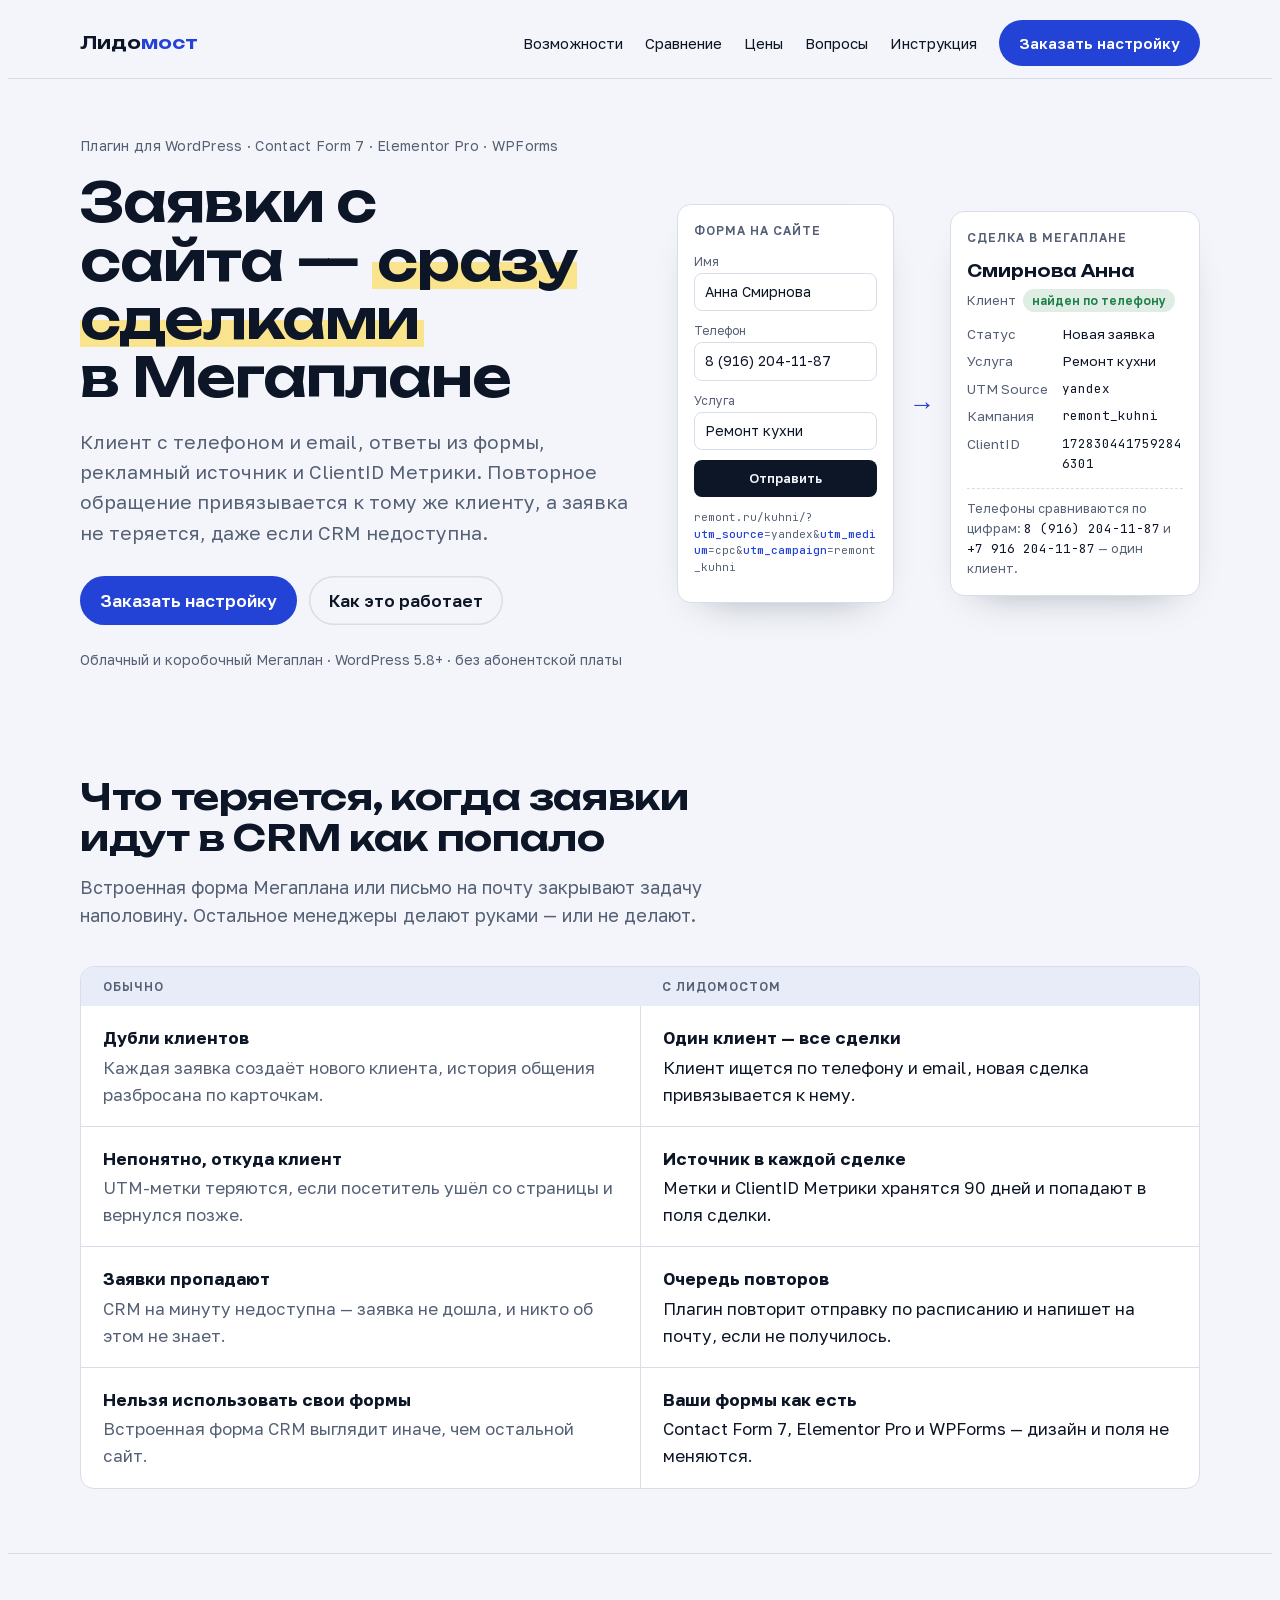
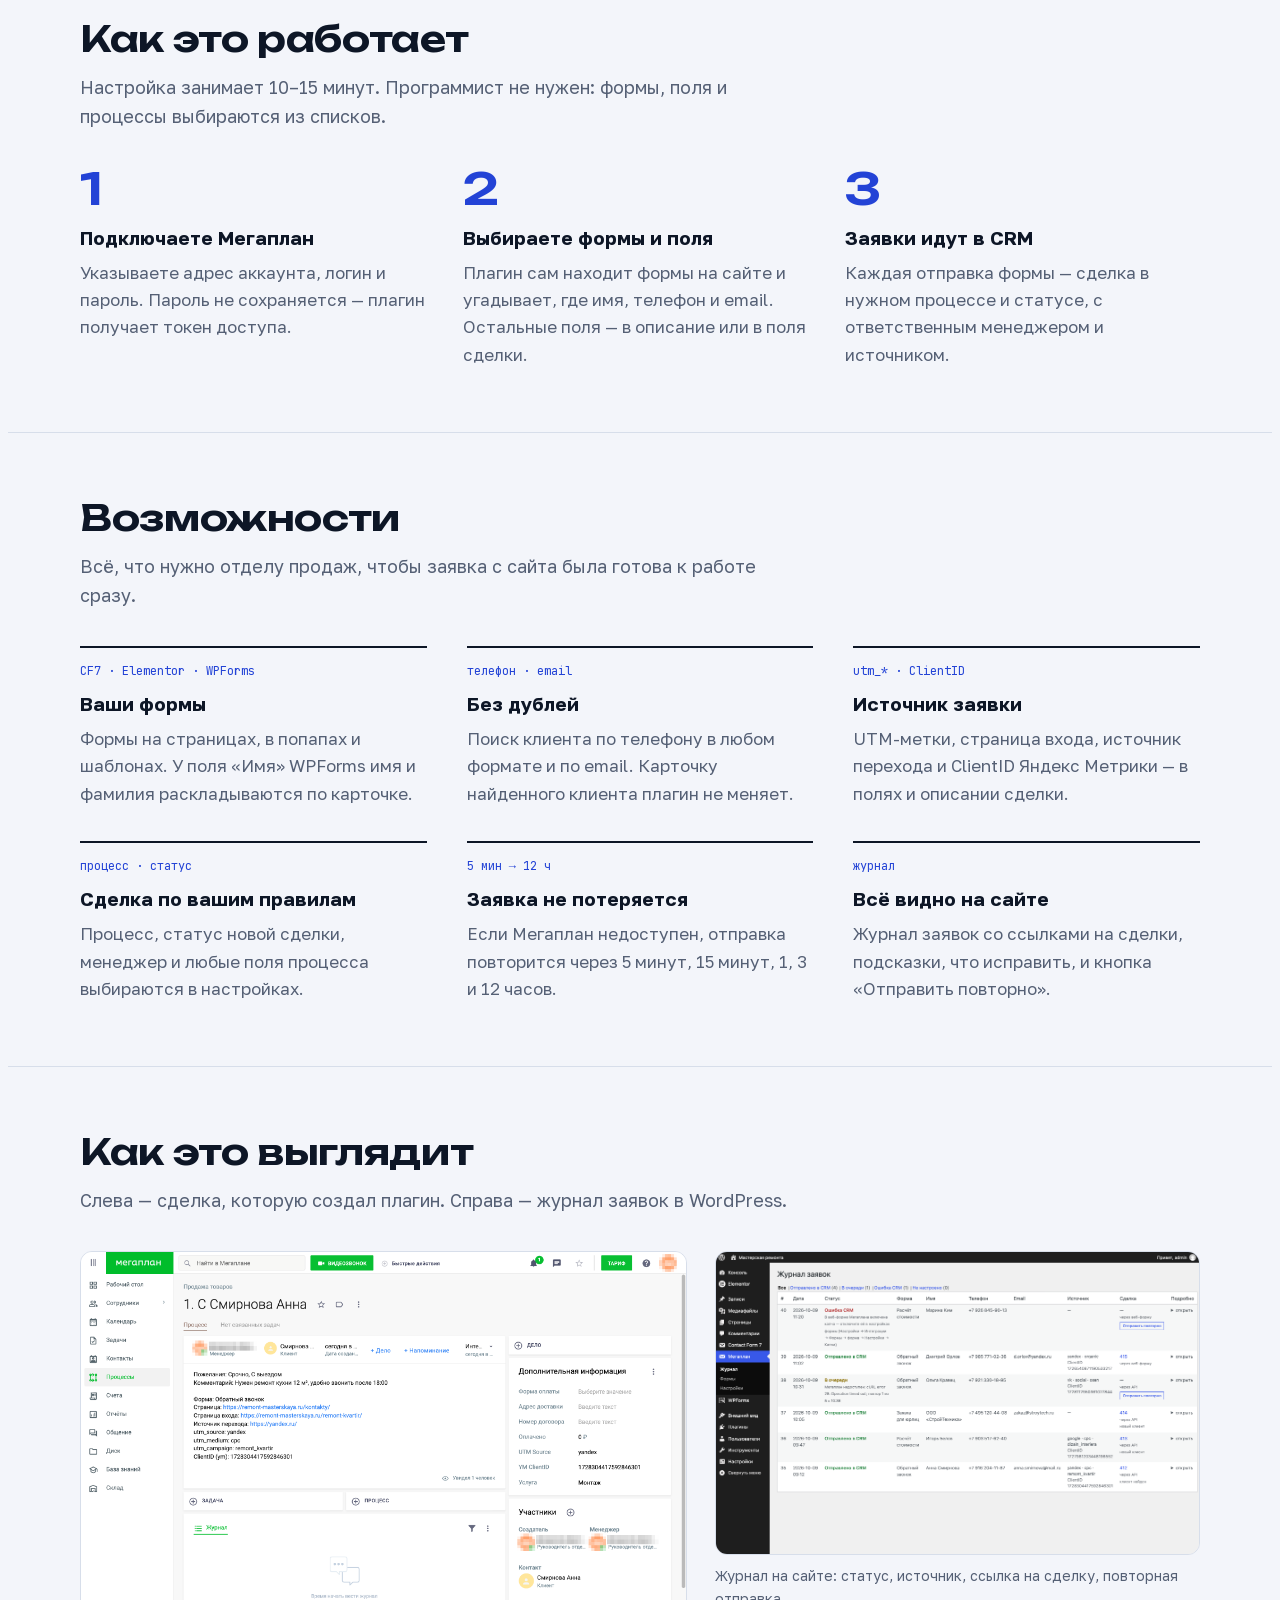
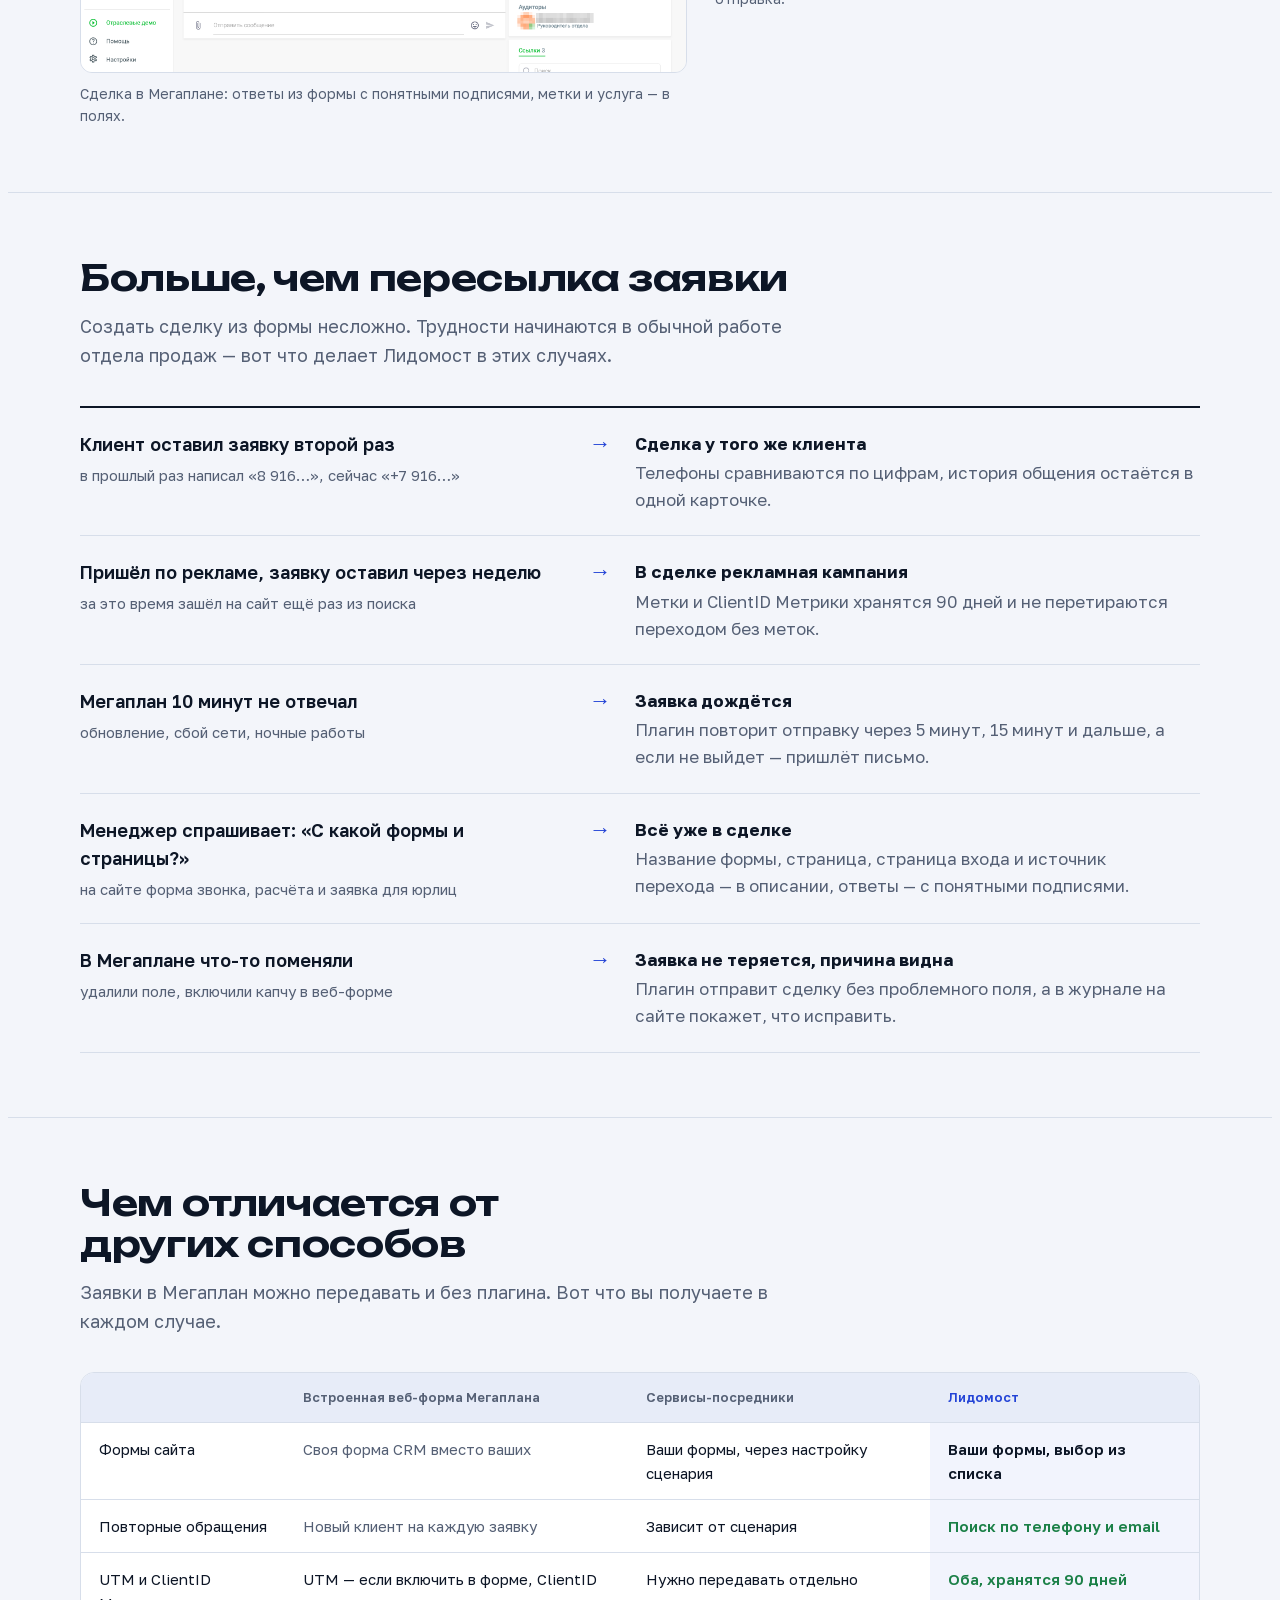
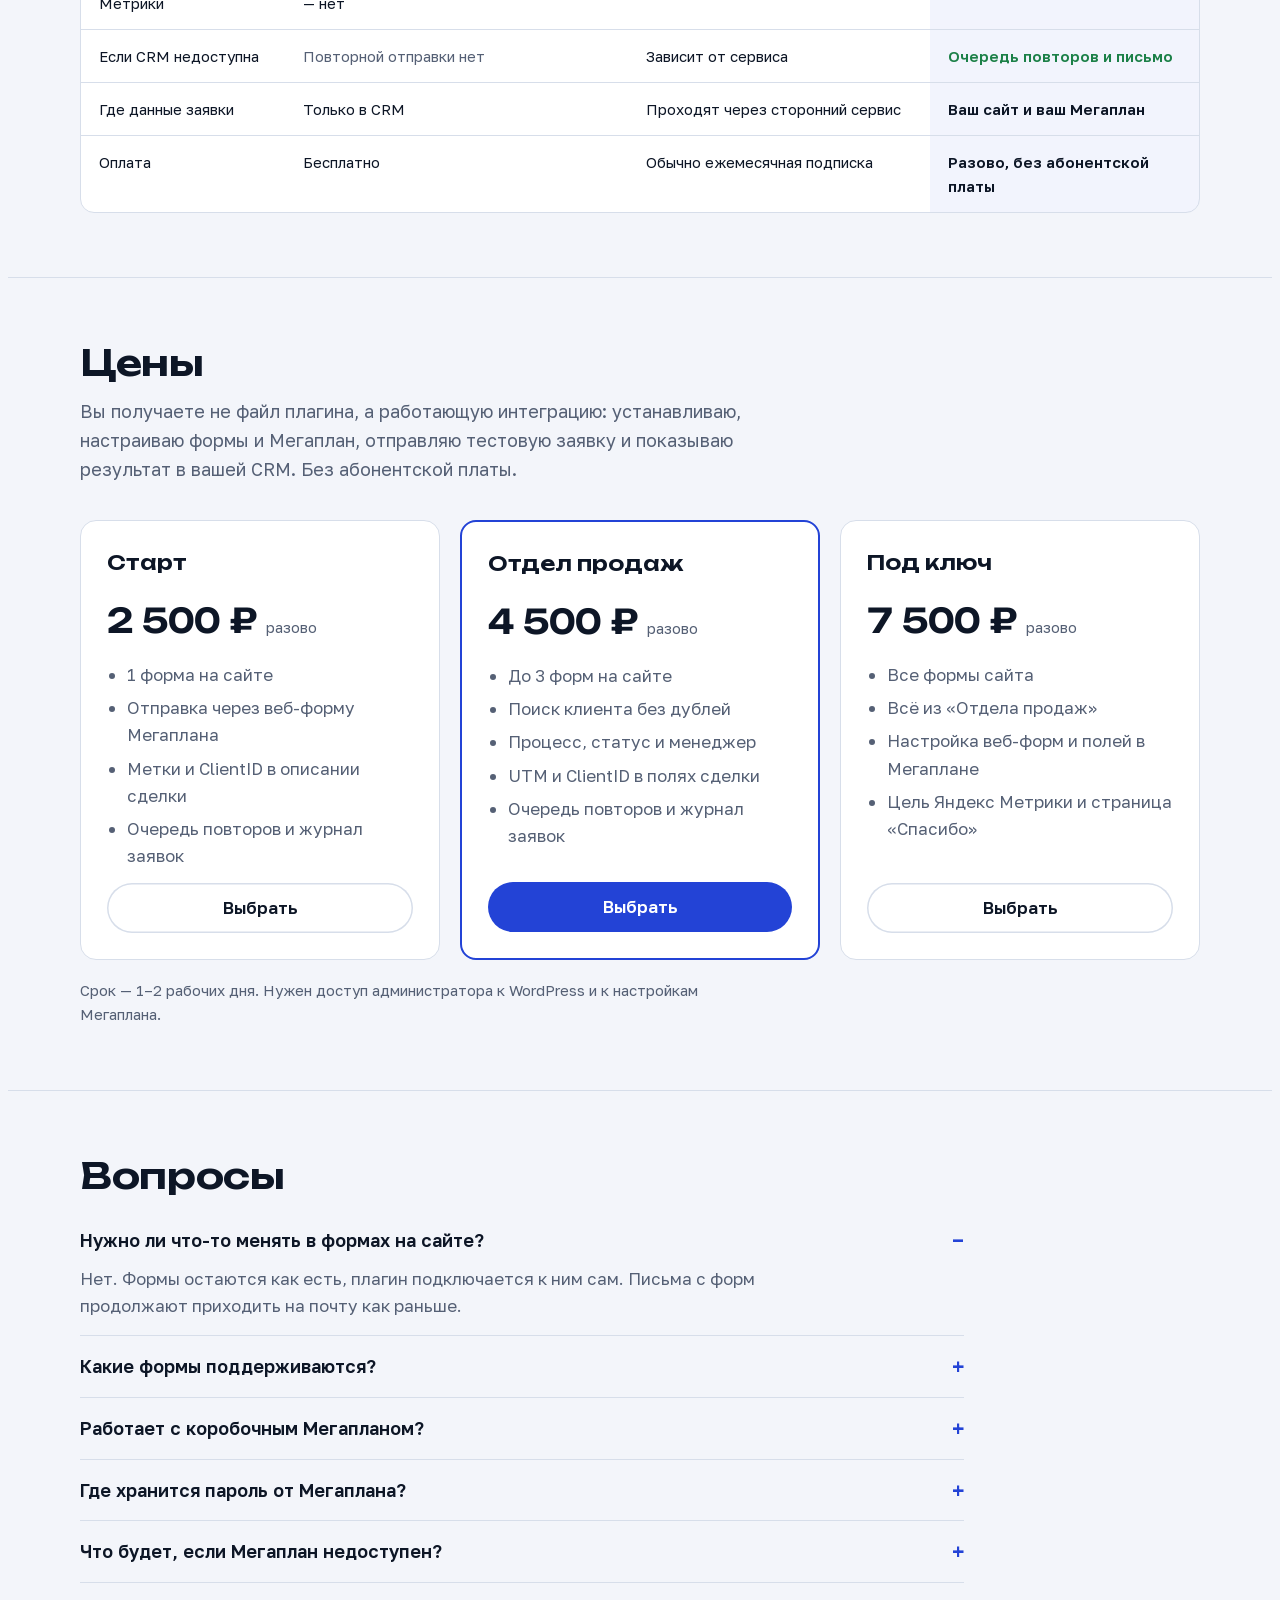
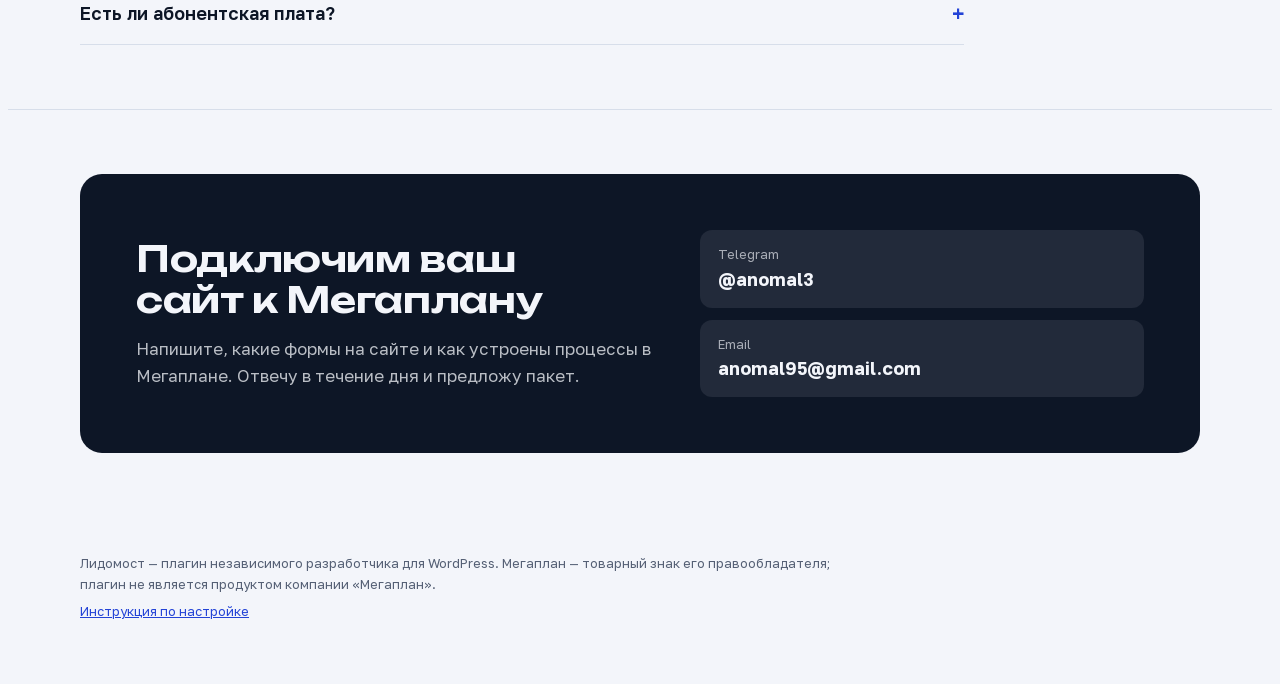
<file: index.html>
<!doctype html>
<html lang="ru">
<head>
<meta charset="utf-8">
<meta name="viewport" content="width=device-width, initial-scale=1, viewport-fit=cover">
<meta name="description" content="Плагин для WordPress: заявки из Contact Form 7, Elementor Pro и WPForms сразу становятся сделками в Мегаплане — без дублей, с UTM-метками и ClientID Метрики.">
<link rel="canonical" href="https://lidomost.ru/">
<link rel="icon" href="https://lidomost.ru/favicon.svg" type="image/svg+xml">
<link rel="icon" href="https://lidomost.ru/favicon.png" sizes="32x32">
<link rel="apple-touch-icon" href="https://lidomost.ru/apple-touch-icon.png">
<meta property="og:type" content="website">
<meta property="og:locale" content="ru_RU">
<meta property="og:site_name" content="Лидомост">
<meta property="og:url" content="https://lidomost.ru/">
<meta property="og:title" content="Лидомост — заявки с сайта сразу сделками в Мегаплане">
<meta property="og:description" content="Плагин для WordPress: заявки из Contact Form 7, Elementor Pro и WPForms сразу становятся сделками в Мегаплане — без дублей, с UTM-метками и ClientID Метрики.">
<meta property="og:image" content="https://lidomost.ru/og.png">
<meta property="og:image:width" content="1200">
<meta property="og:image:height" content="630">
<meta name="twitter:card" content="summary_large_image">
<title>Лидомост</title>
<link rel="stylesheet" href="fonts/fonts.css">
<style>
  /* Лендинг: форма с сайта слева превращается в сделку справа — этот образ ведёт всю страницу;
     дальше узкие текстовые секции на холодном «бумажном» фоне, акцент — кобальт и жёлтый маркер */
  :root {
    --paper: #f3f5fa;
    --surface: #ffffff;
    --ink: #0d1626;
    --muted: #556075;
    --line: #d7deea;
    --cobalt: #2343d6;
    --cobalt-ink: #ffffff;
    --marker: rgba(255, 214, 51, .55);
    --ok: #1c8048;
    --soft: #e7ecf8;
    --display: "Unbounded", "Golos Text", "Segoe UI", Arial, sans-serif;
    --body: "Golos Text", "Segoe UI", Roboto, Arial, sans-serif;
    --mono: "JetBrains Mono", ui-monospace, Menlo, Consolas, monospace;
  }
  @media (prefers-color-scheme: dark) {
    :root:not([data-theme="light"]) {
      --paper: #0a101b; --surface: #121a28; --ink: #e9eef7; --muted: #9ba6b9; --line: #24304a;
      --cobalt: #8ea4ff; --cobalt-ink: #0a101b; --marker: rgba(255, 214, 51, .28); --ok: #6fd39a; --soft: #18223a;
      color-scheme: dark;
    }
  }
  :root[data-theme="dark"] {
    --paper: #0a101b; --surface: #121a28; --ink: #e9eef7; --muted: #9ba6b9; --line: #24304a;
    --cobalt: #8ea4ff; --cobalt-ink: #0a101b; --marker: rgba(255, 214, 51, .28); --ok: #6fd39a; --soft: #18223a;
    color-scheme: dark;
  }

  * { box-sizing: border-box; }
  body { background: var(--paper); color: var(--ink); font: 17px/1.6 var(--body); }
  a { color: var(--cobalt); }
  :focus-visible { outline: 3px solid var(--cobalt); outline-offset: 2px; border-radius: 4px; }
  .wrap { max-width: 1160px; margin: 0 auto; padding-inline: 20px; }
  .mono { font-family: var(--mono); }
  mark { background: linear-gradient(transparent 52%, var(--marker) 52%, var(--marker) 92%, transparent 92%); color: inherit; padding: 0 .08em; }

  /* шапка */
  .top { position: sticky; top: env(safe-area-inset-top, 0px); z-index: 5; background: color-mix(in srgb, var(--paper) 88%, transparent); backdrop-filter: blur(8px); border-bottom: 1px solid var(--line); }
  .top .wrap { display: flex; align-items: center; justify-content: space-between; gap: 16px; padding-block: 12px; }
  .brand { font-family: var(--display); font-weight: 600; font-size: 17px; text-decoration: none; color: var(--ink); white-space: nowrap; }
  .brand span { color: var(--cobalt); }
  .nav { display: flex; align-items: center; gap: 22px; font-size: 15px; }
  .nav a { color: var(--ink); text-decoration: none; }
  .nav a:hover { color: var(--cobalt); }
  .nav a.btn, .nav a.btn:hover { color: var(--cobalt-ink); }
  @media (max-width: 720px) { .nav a:not(.btn) { display: none; } }
  @media (max-width: 420px) { .brand { font-size: 15px; } .nav a.btn { padding: 9px 14px; font-size: 14px; } .top .wrap { gap: 10px; } }
  .btn { display: inline-block; background: var(--cobalt); color: var(--cobalt-ink); text-decoration: none; font-weight: 600; padding: 11px 20px; border-radius: 999px; white-space: nowrap; }
  .btn:hover { filter: brightness(1.08); }
  .btn.ghost { background: transparent; color: var(--ink); box-shadow: inset 0 0 0 1.5px var(--line); }

  /* первый экран */
  .hero { padding-block: 56px 40px; }
  .hero-grid { display: grid; grid-template-columns: minmax(0, 1.05fr) minmax(0, 1fr); gap: 48px; align-items: center; }
  @media (max-width: 940px) { .hero-grid { grid-template-columns: minmax(0, 1fr); gap: 36px; } }
  .kicker { font-size: 14px; color: var(--muted); margin: 0 0 16px; letter-spacing: .02em; }
  h1 { font-family: var(--display); font-weight: 600; font-size: clamp(32px, 5vw, 54px); line-height: 1.08; letter-spacing: -.02em; margin: 0 0 20px; text-wrap: balance; }
  .sub { font-size: 19px; color: var(--muted); max-width: 34em; margin: 0 0 28px; }
  .cta { display: flex; flex-wrap: wrap; gap: 12px; }
  .works { margin: 24px 0 0; font-size: 14px; color: var(--muted); }

  /* иллюстрация: форма → сделка */
  .flow { display: grid; grid-template-columns: minmax(0, 1fr) 36px minmax(0, 1.15fr); align-items: center; gap: 10px; }
  @media (max-width: 520px) { .flow { grid-template-columns: minmax(0, 1fr); } .arrow { transform: rotate(90deg); justify-self: center; } }
  .panel { background: var(--surface); border: 1px solid var(--line); border-radius: 14px; padding: 16px; box-shadow: 0 18px 40px -28px rgba(13, 22, 38, .45); min-width: 0; }
  .panel h4 { margin: 0 0 12px; font-size: 12px; font-weight: 600; letter-spacing: .08em; text-transform: uppercase; color: var(--muted); }
  .f { display: grid; gap: 2px; margin-bottom: 10px; }
  .f label { font-size: 12px; color: var(--muted); }
  .f div { border: 1px solid var(--line); border-radius: 8px; padding: 7px 10px; font-size: 14px; overflow-wrap: anywhere; }
  .submit { margin-top: 4px; background: var(--ink); color: var(--paper); font-size: 13px; font-weight: 600; text-align: center; border-radius: 8px; padding: 8px; }
  .url { margin-top: 12px; font-family: var(--mono); font-size: 11px; color: var(--muted); overflow-wrap: anywhere; line-height: 1.5; }
  .url b { color: var(--cobalt); font-weight: 500; }
  .arrow { color: var(--cobalt); font-size: 26px; text-align: center; }
  .deal-title { font-family: var(--display); font-size: 16px; font-weight: 600; margin: 0 0 4px; }
  .deal-meta { font-size: 13px; color: var(--muted); margin: 0 0 12px; }
  .chip { display: inline-block; font-size: 12px; font-weight: 600; color: var(--ok); background: color-mix(in srgb, var(--ok) 14%, transparent); border-radius: 999px; padding: 2px 9px; margin-left: 4px; }
  .kv { display: grid; grid-template-columns: max-content minmax(0, 1fr); gap: 6px 14px; font-size: 13.5px; margin: 0; }
  .kv dt { color: var(--muted); }
  .kv dd { margin: 0; overflow-wrap: anywhere; }
  .kv dd.mono { font-size: 12.5px; }
  .kv .new { animation: glow 2.4s ease-out 1 both; border-radius: 4px; }
  .kv dd:nth-of-type(2).new { animation-delay: .25s; }
  .kv dd:nth-of-type(3).new { animation-delay: .5s; }
  .kv dd:nth-of-type(4).new { animation-delay: .75s; }
  .kv dd:nth-of-type(5).new { animation-delay: 1s; }
  @keyframes glow { 0%, 20% { background: var(--marker); } 100% { background: transparent; } }
  @media (prefers-reduced-motion: reduce) { .kv .new { animation: none; } }
  .phone-note { margin: 14px 0 0; font-size: 12.5px; color: var(--muted); border-top: 1px dashed var(--line); padding-top: 10px; }
  .phone-note .mono { color: var(--ink); }

  /* секции */
  section { padding-block: 64px; }
  section + section { border-top: 1px solid var(--line); }
  h2 { font-family: var(--display); font-weight: 600; font-size: clamp(26px, 3.4vw, 36px); line-height: 1.15; letter-spacing: -.01em; margin: 0 0 14px; text-wrap: balance; max-width: 22em; }
  .intro { color: var(--muted); max-width: 40em; margin: 0 0 36px; font-size: 18px; }

  /* было — стало */
  .pairs { display: grid; gap: 0; border: 1px solid var(--line); border-radius: 14px; overflow: hidden; background: var(--surface); }
  .pair { display: grid; grid-template-columns: minmax(0, 1fr) minmax(0, 1fr); }
  .pair + .pair { border-top: 1px solid var(--line); }
  .pair > div { padding: 18px 22px; min-width: 0; }
  .pair > div:first-child { color: var(--muted); }
  .pair > div:last-child { border-left: 1px solid var(--line); }
  .pair b { display: block; color: var(--ink); margin-bottom: 2px; }
  .pairs-head { display: grid; grid-template-columns: minmax(0, 1fr) minmax(0, 1fr); font-size: 12px; font-weight: 600; letter-spacing: .08em; text-transform: uppercase; color: var(--muted); background: var(--soft); }
  .pairs-head span { padding: 10px 22px; }
  @media (max-width: 640px) { .pair, .pairs-head { grid-template-columns: minmax(0, 1fr); } .pair > div:last-child { border-left: 0; border-top: 1px dashed var(--line); } .pairs-head span:last-child { display: none; } }

  /* шаги */
  .steps { display: grid; grid-template-columns: repeat(3, minmax(0, 1fr)); gap: 28px; counter-reset: s; list-style: none; padding: 0; margin: 0; }
  @media (max-width: 820px) { .steps { grid-template-columns: minmax(0, 1fr); } }
  .steps li { counter-increment: s; }
  .steps li::before { content: counter(s); display: block; font-family: var(--display); font-size: 44px; font-weight: 600; line-height: 1; color: var(--cobalt); margin-bottom: 12px; }
  .steps h3, .feats h3 { font-size: 19px; margin: 0 0 6px; }
  .steps p, .feats p { margin: 0; color: var(--muted); }

  /* возможности */
  .feats { display: grid; grid-template-columns: repeat(3, minmax(0, 1fr)); gap: 34px 40px; }
  @media (max-width: 900px) { .feats { grid-template-columns: repeat(2, minmax(0, 1fr)); } }
  @media (max-width: 560px) { .feats { grid-template-columns: minmax(0, 1fr); } }
  .feats div { min-width: 0; border-top: 2px solid var(--ink); padding-top: 14px; }
  .tag { font-family: var(--mono); font-size: 12px; color: var(--cobalt); display: block; margin-bottom: 8px; }

  /* скриншоты */
  .shots { display: grid; grid-template-columns: minmax(0, 1.25fr) minmax(0, 1fr); gap: 28px; align-items: start; }
  @media (max-width: 860px) { .shots { grid-template-columns: minmax(0, 1fr); } }
  figure { margin: 0; min-width: 0; }
  figure img { display: block; width: 100%; height: auto; border-radius: 12px; border: 1px solid var(--line); background: var(--surface); }
  figcaption { font-size: 14px; color: var(--muted); margin-top: 10px; }

  /* ситуации */
  .cases { display: grid; gap: 0; border-top: 2px solid var(--ink); }
  .case { display: grid; grid-template-columns: minmax(0, 1fr) 28px minmax(0, 1.15fr); gap: 18px; align-items: start; padding-block: 22px; border-bottom: 1px solid var(--line); }
  .case .when { font-weight: 600; font-size: 18px; }
  .case .when small { display: block; font-weight: 400; font-size: 15px; color: var(--muted); margin-top: 4px; }
  .case .to { color: var(--cobalt); font-family: var(--display); font-size: 22px; line-height: 1.2; }
  .case .then { min-width: 0; }
  .case .then b { display: block; margin-bottom: 2px; }
  .case .then span { color: var(--muted); }
  @media (max-width: 720px) { .case { grid-template-columns: minmax(0, 1fr); gap: 6px; } .case .to { display: none; } .case .then { border-left: 3px solid var(--cobalt); padding-left: 12px; } }

  /* сравнение */
  .table-wrap { overflow-x: auto; border: 1px solid var(--line); border-radius: 14px; background: var(--surface); }
  table { width: 100%; min-width: 680px; border-collapse: collapse; font-size: 15px; }
  th, td { padding: 14px 18px; text-align: left; vertical-align: top; border-bottom: 1px solid var(--line); }
  thead th { font-size: 13px; font-weight: 600; color: var(--muted); background: var(--soft); }
  thead th.us { color: var(--cobalt); }
  tbody tr:last-child td { border-bottom: 0; }
  td.us { font-weight: 600; background: color-mix(in srgb, var(--cobalt) 6%, transparent); }
  .y { color: var(--ok); font-weight: 600; }
  .n { color: var(--muted); }

  /* цены */
  .plans { display: grid; grid-template-columns: repeat(3, minmax(0, 1fr)); gap: 20px; }
  @media (max-width: 900px) { .plans { grid-template-columns: minmax(0, 1fr); } }
  .plan { background: var(--surface); border: 1px solid var(--line); border-radius: 16px; padding: 26px; display: flex; flex-direction: column; gap: 14px; min-width: 0; }
  .plan.main { border: 2px solid var(--cobalt); }
  .plan h3 { font-family: var(--display); font-weight: 600; font-size: 20px; margin: 0; }
  .price { font-family: var(--display); font-size: 34px; font-weight: 600; letter-spacing: -.02em; font-variant-numeric: tabular-nums; }
  .price small { font-family: var(--body); font-size: 15px; font-weight: 400; color: var(--muted); letter-spacing: 0; }
  .plan ul { margin: 0; padding-left: 20px; color: var(--muted); }
  .plan li + li { margin-top: 6px; }
  .plan .btn { margin-top: auto; text-align: center; }
  .plans.one { grid-template-columns: minmax(0, 1fr); max-width: 760px; }
  .plans.one ul { columns: 2; column-gap: 32px; }
  .plans.one li { break-inside: avoid; }
  @media (max-width: 640px) { .plans.one ul { columns: 1; } }
  .plan-head { display: flex; flex-wrap: wrap; align-items: baseline; justify-content: space-between; gap: 8px 24px; }
  .plans.one .btn { align-self: flex-start; }
  .plans-note { margin: 18px 0 0; font-size: 15px; color: var(--muted); max-width: 46em; }

  /* вопросы */
  .faq { max-width: 52em; }
  .faq details { border-bottom: 1px solid var(--line); padding-block: 16px; }
  .faq summary { cursor: pointer; font-weight: 600; font-size: 18px; list-style: none; display: flex; justify-content: space-between; gap: 16px; }
  .faq summary::after { content: "+"; color: var(--cobalt); font-family: var(--display); }
  .faq details[open] summary::after { content: "–"; }
  .faq summary::-webkit-details-marker { display: none; }
  .faq p { margin: 10px 0 0; color: var(--muted); max-width: 44em; }

  /* контакты */
  .contact { background: var(--ink); color: var(--paper); border-radius: 22px; padding: clamp(28px, 5vw, 56px); display: grid; grid-template-columns: minmax(0, 1.2fr) minmax(0, 1fr); gap: 32px; align-items: center; }
  @media (max-width: 820px) { .contact { grid-template-columns: minmax(0, 1fr); } }
  .contact h2 { color: var(--paper); }
  .contact p { color: color-mix(in srgb, var(--paper) 75%, transparent); margin: 0; }
  .contacts { display: grid; gap: 12px; }
  .contacts div { background: color-mix(in srgb, var(--paper) 9%, transparent); border-radius: 12px; padding: 14px 18px; }
  .contacts span { display: block; font-size: 13px; color: color-mix(in srgb, var(--paper) 65%, transparent); }
  .contacts b { font-size: 18px; overflow-wrap: anywhere; }
  .contacts a { color: var(--paper); text-decoration: none; }
  .contacts a:hover { text-decoration: underline; }

  footer { padding-block: 36px 48px; font-size: 13px; color: var(--muted); }
  footer p { margin: 0 0 6px; max-width: 60em; }
</style>
</head>
<body>
<header class="top">
  <div class="wrap">
    <a class="brand" href="#top">Лидо<span>мост</span></a>
    <nav class="nav" aria-label="Разделы">
      <a href="#vozmozhnosti">Возможности</a>
      <a href="#sravnenie">Сравнение</a>
      <a href="#ceny">Цены</a>
      <a href="#voprosy">Вопросы</a>
      <a href="instrukciya/">Инструкция</a>
      <a class="btn" href="#kontakty">Заказать настройку</a>
    </nav>
  </div>
</header>

<main id="top">
  <div class="wrap hero">
    <div class="hero-grid">
      <div>
        <p class="kicker">Плагин для WordPress · Contact Form 7 · Elementor Pro · WPForms</p>
        <h1>Заявки с сайта&nbsp;— <mark>сразу сделками</mark> в Мегаплане</h1>
        <p class="sub">Клиент с телефоном и email, ответы из формы, рекламный источник и ClientID Метрики. Повторное обращение привязывается к тому же клиенту, а заявка не теряется, даже если CRM недоступна.</p>
        <div class="cta">
          <a class="btn" href="#kontakty">Заказать настройку</a>
          <a class="btn ghost" href="#kak">Как это работает</a>
        </div>
        <p class="works">Облачный и коробочный Мегаплан · WordPress 5.8+ · без абонентской платы</p>
      </div>

      <div class="flow" aria-label="Пример: заявка из формы на сайте становится сделкой в Мегаплане">
        <div class="panel">
          <h4>Форма на сайте</h4>
          <div class="f"><label>Имя</label><div>Анна Смирнова</div></div>
          <div class="f"><label>Телефон</label><div>8 (916) 204-11-87</div></div>
          <div class="f"><label>Услуга</label><div>Ремонт кухни</div></div>
          <div class="submit">Отправить</div>
          <p class="url">remont.ru/kuhni/?<b>utm_source</b>=yandex&amp;<b>utm_medium</b>=cpc&amp;<b>utm_campaign</b>=remont_kuhni</p>
        </div>
        <div class="arrow" aria-hidden="true">→</div>
        <div class="panel">
          <h4>Сделка в Мегаплане</h4>
          <p class="deal-title">Смирнова Анна</p>
          <p class="deal-meta">Клиент <span class="chip">найден по телефону</span></p>
          <dl class="kv">
            <dt>Статус</dt><dd class="new">Новая заявка</dd>
            <dt>Услуга</dt><dd class="new">Ремонт кухни</dd>
            <dt>UTM Source</dt><dd class="new mono">yandex</dd>
            <dt>Кампания</dt><dd class="new mono">remont_kuhni</dd>
            <dt>ClientID</dt><dd class="new mono">1728304417592846301</dd>
          </dl>
          <p class="phone-note">Телефоны сравниваются по цифрам: <span class="mono">8 (916) 204-11-87</span> и <span class="mono">+7 916 204-11-87</span> — один клиент.</p>
        </div>
      </div>
    </div>
  </div>

  <section id="poteri">
    <div class="wrap">
      <h2>Что теряется, когда заявки идут в CRM как попало</h2>
      <p class="intro">Встроенная форма Мегаплана или письмо на почту закрывают задачу наполовину. Остальное менеджеры делают руками — или не делают.</p>
      <div class="pairs">
        <div class="pairs-head"><span>Обычно</span><span>С Лидомостом</span></div>
        <div class="pair">
          <div><b>Дубли клиентов</b>Каждая заявка создаёт нового клиента, история общения разбросана по карточкам.</div>
          <div><b>Один клиент — все сделки</b>Клиент ищется по телефону и email, новая сделка привязывается к нему.</div>
        </div>
        <div class="pair">
          <div><b>Непонятно, откуда клиент</b>UTM-метки теряются, если посетитель ушёл со страницы и вернулся позже.</div>
          <div><b>Источник в каждой сделке</b>Метки и ClientID Метрики хранятся 90 дней и попадают в поля сделки.</div>
        </div>
        <div class="pair">
          <div><b>Заявки пропадают</b>CRM на минуту недоступна — заявка не дошла, и никто об этом не знает.</div>
          <div><b>Очередь повторов</b>Плагин повторит отправку по расписанию и напишет на почту, если не получилось.</div>
        </div>
        <div class="pair">
          <div><b>Нельзя использовать свои формы</b>Встроенная форма CRM выглядит иначе, чем остальной сайт.</div>
          <div><b>Ваши формы как есть</b>Contact Form 7, Elementor Pro и WPForms — дизайн и поля не меняются.</div>
        </div>
      </div>
    </div>
  </section>

  <section id="kak">
    <div class="wrap">
      <h2>Как это работает</h2>
      <p class="intro">Настройка занимает 10–15 минут. Программист не нужен: формы, поля и процессы выбираются из списков.</p>
      <ol class="steps">
        <li><h3>Подключаете Мегаплан</h3><p>Указываете адрес аккаунта, логин и пароль. Пароль не сохраняется — плагин получает токен доступа.</p></li>
        <li><h3>Выбираете формы и поля</h3><p>Плагин сам находит формы на сайте и угадывает, где имя, телефон и email. Остальные поля — в описание или в поля сделки.</p></li>
        <li><h3>Заявки идут в CRM</h3><p>Каждая отправка формы — сделка в нужном процессе и статусе, с ответственным менеджером и источником.</p></li>
      </ol>
    </div>
  </section>

  <section id="vozmozhnosti">
    <div class="wrap">
      <h2>Возможности</h2>
      <p class="intro">Всё, что нужно отделу продаж, чтобы заявка с сайта была готова к работе сразу.</p>
      <div class="feats">
        <div><span class="tag">CF7 · Elementor · WPForms</span><h3>Ваши формы</h3><p>Формы на страницах, в попапах и шаблонах. У поля «Имя» WPForms имя и фамилия раскладываются по карточке.</p></div>
        <div><span class="tag">телефон · email</span><h3>Без дублей</h3><p>Поиск клиента по телефону в любом формате и по email. Карточку найденного клиента плагин не меняет.</p></div>
        <div><span class="tag">utm_* · ClientID</span><h3>Источник заявки</h3><p>UTM-метки, страница входа, источник перехода и ClientID Яндекс Метрики — в полях и описании сделки.</p></div>
        <div><span class="tag">процесс · статус</span><h3>Сделка по вашим правилам</h3><p>Процесс, статус новой сделки, менеджер и любые поля процесса выбираются в настройках.</p></div>
        <div><span class="tag">5 мин → 12 ч</span><h3>Заявка не потеряется</h3><p>Если Мегаплан недоступен, отправка повторится через 5 минут, 15 минут, 1, 3 и 12 часов.</p></div>
        <div><span class="tag">журнал</span><h3>Всё видно на сайте</h3><p>Журнал заявок со ссылками на сделки, подсказки, что исправить, и кнопка «Отправить повторно».</p></div>
      </div>
    </div>
  </section>

  <section id="ekran">
    <div class="wrap">
      <h2>Как это выглядит</h2>
      <p class="intro">Слева — сделка, которую создал плагин. Справа — журнал заявок в WordPress.</p>
      <div class="shots">
        <figure>
          <img src="screenshots/06-sdelka-v-megaplane.png" alt="Сделка в Мегаплане: клиент, описание с ответами из формы и метками, заполненные поля UTM Source, YM ClientID и Услуга" width="2160" height="1500" loading="lazy">
          <figcaption>Сделка в Мегаплане: ответы из формы с понятными подписями, метки и услуга — в полях.</figcaption>
        </figure>
        <figure>
          <img src="screenshots/01-zhurnal.png" alt="Журнал заявок в WordPress: отправленные заявки со ссылками на сделки, заявка в очереди и заявка с подсказкой об ошибке" width="2160" height="1350" loading="lazy">
          <figcaption>Журнал на сайте: статус, источник, ссылка на сделку, повторная отправка.</figcaption>
        </figure>
      </div>
    </div>
  </section>

  <section id="situacii">
    <div class="wrap">
      <h2>Больше, чем пересылка заявки</h2>
      <p class="intro">Создать сделку из формы несложно. Трудности начинаются в обычной работе отдела продаж&nbsp;— вот что делает Лидомост в этих случаях.</p>
      <div class="cases">
        <div class="case">
          <div class="when">Клиент оставил заявку второй раз<small>в прошлый раз написал «8&nbsp;916…», сейчас «+7&nbsp;916…»</small></div>
          <div class="to" aria-hidden="true">→</div>
          <div class="then"><b>Сделка у того же клиента</b><span>Телефоны сравниваются по цифрам, история общения остаётся в одной карточке.</span></div>
        </div>
        <div class="case">
          <div class="when">Пришёл по рекламе, заявку оставил через неделю<small>за это время зашёл на сайт ещё раз из поиска</small></div>
          <div class="to" aria-hidden="true">→</div>
          <div class="then"><b>В сделке рекламная кампания</b><span>Метки и ClientID Метрики хранятся 90 дней и не перетираются переходом без меток.</span></div>
        </div>
        <div class="case">
          <div class="when">Мегаплан 10 минут не отвечал<small>обновление, сбой сети, ночные работы</small></div>
          <div class="to" aria-hidden="true">→</div>
          <div class="then"><b>Заявка дождётся</b><span>Плагин повторит отправку через 5 минут, 15 минут и дальше, а если не выйдет&nbsp;— пришлёт письмо.</span></div>
        </div>
        <div class="case">
          <div class="when">Менеджер спрашивает: «С какой формы и страницы?»<small>на сайте форма звонка, расчёта и заявка для юрлиц</small></div>
          <div class="to" aria-hidden="true">→</div>
          <div class="then"><b>Всё уже в сделке</b><span>Название формы, страница, страница входа и источник перехода&nbsp;— в описании, ответы&nbsp;— с понятными подписями.</span></div>
        </div>
        <div class="case">
          <div class="when">В Мегаплане что-то поменяли<small>удалили поле, включили капчу в веб-форме</small></div>
          <div class="to" aria-hidden="true">→</div>
          <div class="then"><b>Заявка не теряется, причина видна</b><span>Плагин отправит сделку без проблемного поля, а в журнале на сайте покажет, что исправить.</span></div>
        </div>
      </div>
    </div>
  </section>

  <section id="sravnenie">
    <div class="wrap">
      <h2>Чем отличается от других способов</h2>
      <p class="intro">Заявки в Мегаплан можно передавать и без плагина. Вот что вы получаете в каждом случае.</p>
      <div class="table-wrap">
        <table>
          <thead><tr><th></th><th>Встроенная веб-форма Мегаплана</th><th>Сервисы-посредники</th><th class="us">Лидомост</th></tr></thead>
          <tbody>
            <tr><td>Формы сайта</td><td class="n">Своя форма CRM вместо ваших</td><td>Ваши формы, через настройку сценария</td><td class="us">Ваши формы, выбор из списка</td></tr>
            <tr><td>Повторные обращения</td><td class="n">Новый клиент на каждую заявку</td><td>Зависит от сценария</td><td class="us"><span class="y">Поиск по телефону и email</span></td></tr>
            <tr><td>UTM и ClientID Метрики</td><td>UTM — если включить в форме, ClientID — нет</td><td>Нужно передавать отдельно</td><td class="us"><span class="y">Оба, хранятся 90 дней</span></td></tr>
            <tr><td>Если CRM недоступна</td><td class="n">Повторной отправки нет</td><td>Зависит от сервиса</td><td class="us"><span class="y">Очередь повторов и письмо</span></td></tr>
            <tr><td>Где данные заявки</td><td>Только в CRM</td><td>Проходят через сторонний сервис</td><td class="us">Ваш сайт и ваш Мегаплан</td></tr>
            <tr><td>Оплата</td><td>Бесплатно</td><td>Обычно ежемесячная подписка</td><td class="us">Разово, без абонентской платы</td></tr>
          </tbody>
        </table>
      </div>
    </div>
  </section>

  <section id="ceny">
    <div class="wrap">
      <h2>Цены</h2>
      <p class="intro">Вы получаете не файл плагина, а работающую интеграцию: устанавливаю, настраиваю формы и Мегаплан, отправляю тестовую заявку и показываю результат в вашей CRM. Без абонентской платы.</p>
      <div class="plans">
        <div class="plan">
          <h3>Старт</h3>
          <div class="price">2 500 ₽ <small>разово</small></div>
          <ul>
            <li>1 форма на сайте</li>
            <li>Отправка через веб-форму Мегаплана</li>
            <li>Метки и ClientID в описании сделки</li>
            <li>Очередь повторов и журнал заявок</li>
          </ul>
          <a class="btn ghost" href="#kontakty">Выбрать</a>
        </div>
        <div class="plan main">
          <h3>Отдел продаж</h3>
          <div class="price">4 500 ₽ <small>разово</small></div>
          <ul>
            <li>До 3 форм на сайте</li>
            <li>Поиск клиента без дублей</li>
            <li>Процесс, статус и менеджер</li>
            <li>UTM и ClientID в полях сделки</li>
            <li>Очередь повторов и журнал заявок</li>
          </ul>
          <a class="btn" href="#kontakty">Выбрать</a>
        </div>
        <div class="plan">
          <h3>Под ключ</h3>
          <div class="price">7 500 ₽ <small>разово</small></div>
          <ul>
            <li>Все формы сайта</li>
            <li>Всё из «Отдела продаж»</li>
            <li>Настройка веб-форм и полей в Мегаплане</li>
            <li>Цель Яндекс Метрики и страница «Спасибо»</li>
          </ul>
          <a class="btn ghost" href="#kontakty">Выбрать</a>
        </div>
      </div>
      <p class="plans-note">Срок — 1–2 рабочих дня. Нужен доступ администратора к WordPress и к настройкам Мегаплана.</p>
    </div>
  </section>

  <section id="voprosy">
    <div class="wrap">
      <h2>Вопросы</h2>
      <div class="faq">
        <details open><summary>Нужно ли что-то менять в формах на сайте?</summary><p>Нет. Формы остаются как есть, плагин подключается к ним сам. Письма с форм продолжают приходить на почту как раньше.</p></details>
        <details><summary>Какие формы поддерживаются?</summary><p>Contact Form 7, виджет «Форма» Elementor Pro (на страницах, в попапах и шаблонах) и WPForms — Lite и Pro.</p></details>
        <details><summary>Работает с коробочным Мегапланом?</summary><p>Да, с облачным и коробочным, если в нём есть веб-формы и API v3.</p></details>
        <details><summary>Где хранится пароль от Мегаплана?</summary><p>Нигде. При подключении плагин меняет пароль на токен доступа и дальше обновляет токен сам. Доступ можно отключить в один клик.</p></details>
        <details><summary>Что будет, если Мегаплан недоступен?</summary><p>Заявка встанет в очередь, и плагин повторит отправку через 5 минут, 15 минут, 1, 3 и 12 часов. Если не получится, на почту придёт письмо с данными заявки, а в журнале будет кнопка «Отправить повторно».</p></details>
        <details><summary>Есть ли абонентская плата?</summary><p>Нет. Вы платите один раз за настройку, плагин работает на вашем сайте без сторонних сервисов.</p></details>
      </div>
    </div>
  </section>

  <section id="kontakty">
    <div class="wrap">
      <div class="contact">
        <div>
          <h2>Подключим ваш сайт к Мегаплану</h2>
          <p>Напишите, какие формы на сайте и как устроены процессы в Мегаплане. Отвечу в течение дня и предложу пакет.</p>
        </div>
        <div class="contacts">
          <div><span>Telegram</span><b><a href="https://t.me/anomal3">@anomal3</a></b></div>
          <div><span>Email</span><b><a href="mailto:anomal95@gmail.com">anomal95@gmail.com</a></b></div>
        </div>
      </div>
    </div>
  </section>
</main>

<footer>
  <div class="wrap">
    <p>Лидомост — плагин независимого разработчика для WordPress. Мегаплан — товарный знак его правообладателя; плагин не является продуктом компании «Мегаплан».</p>
    <p><a href="instrukciya/">Инструкция по настройке</a></p>
  </div>
</footer>
</body>
</html>
</file>
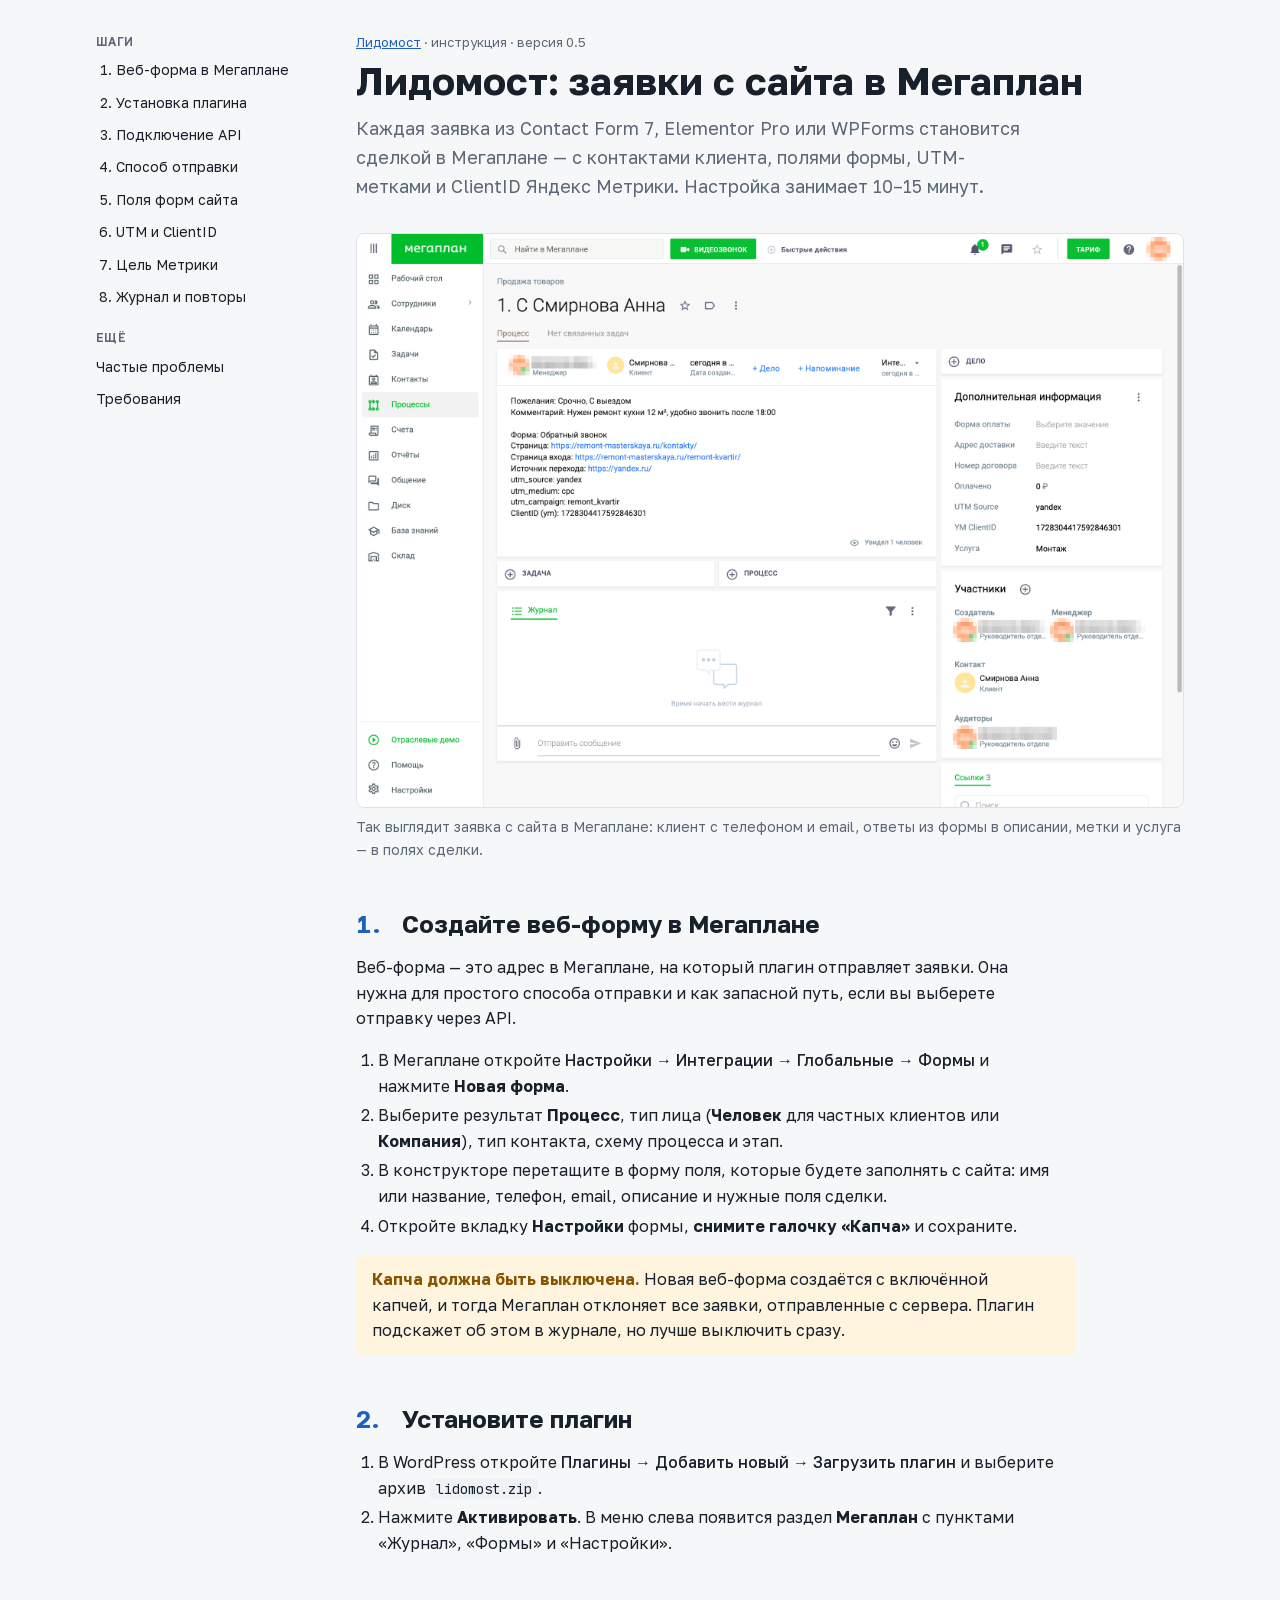
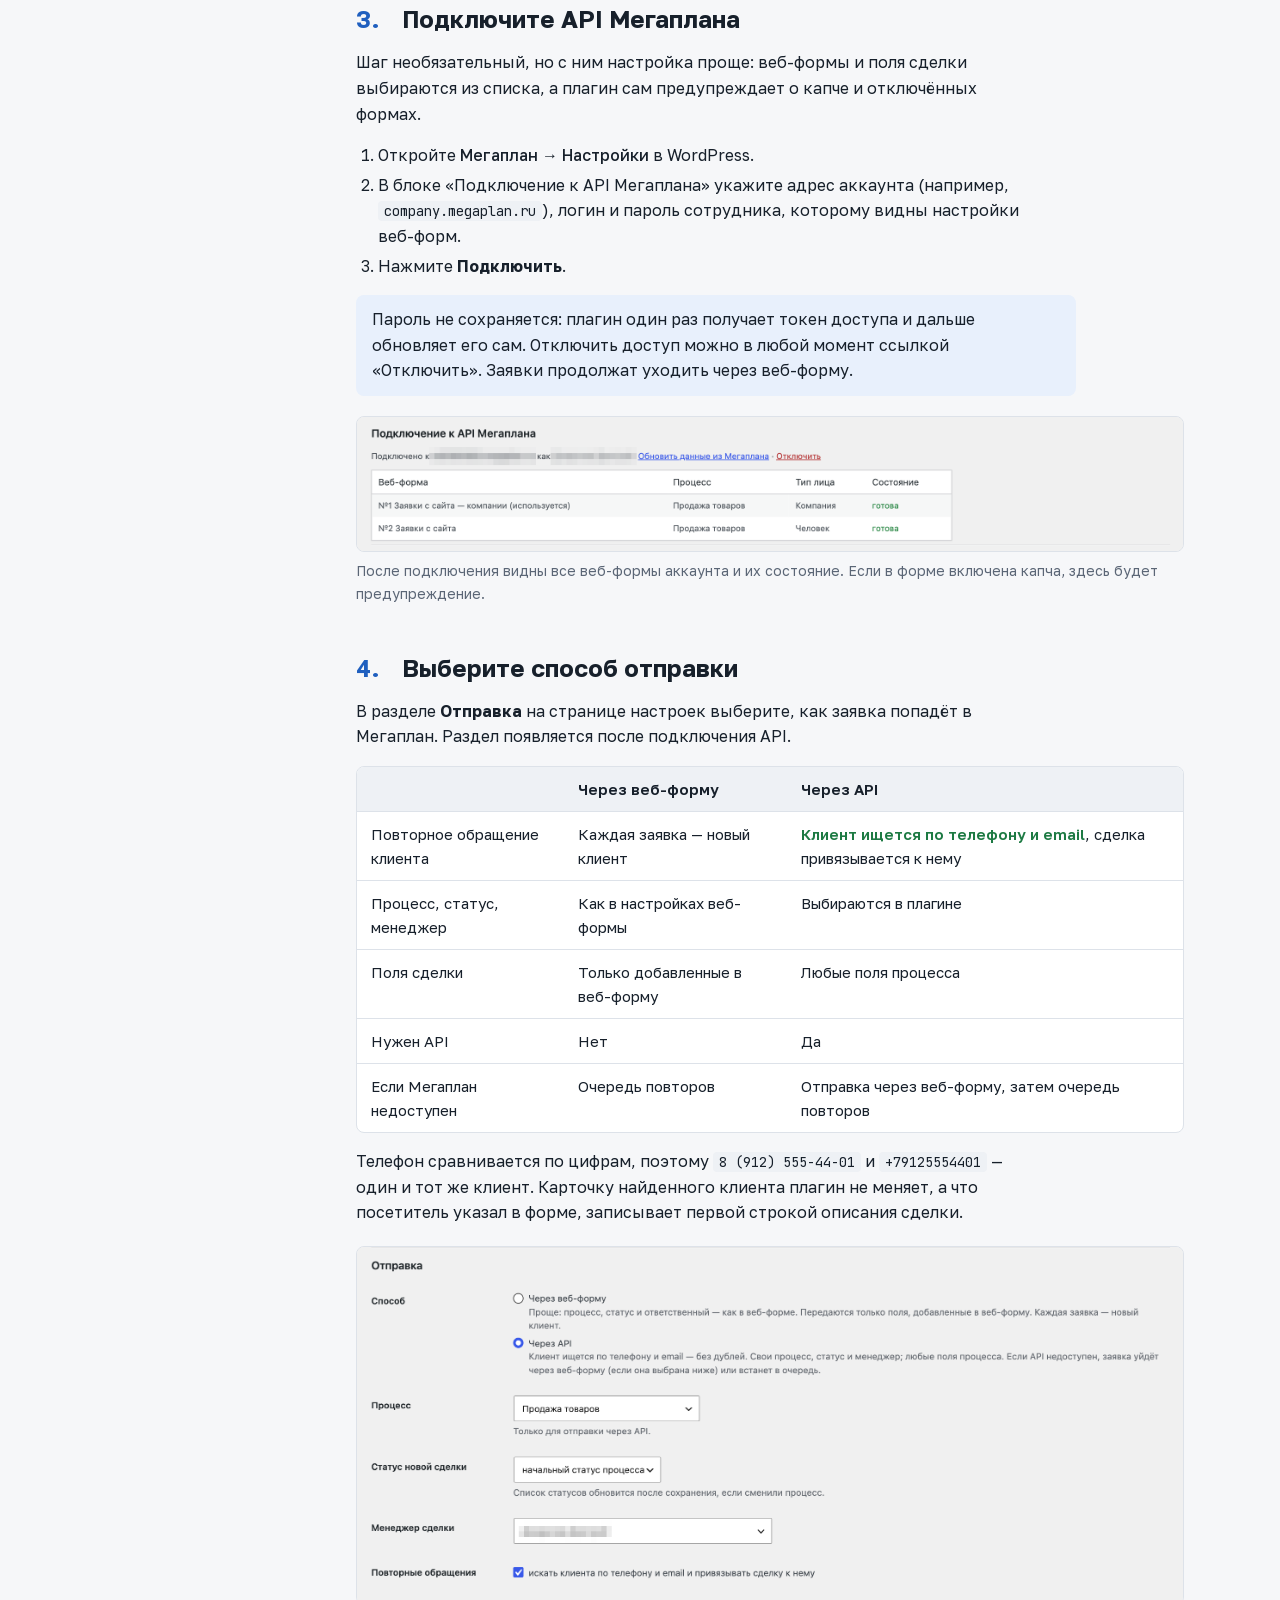
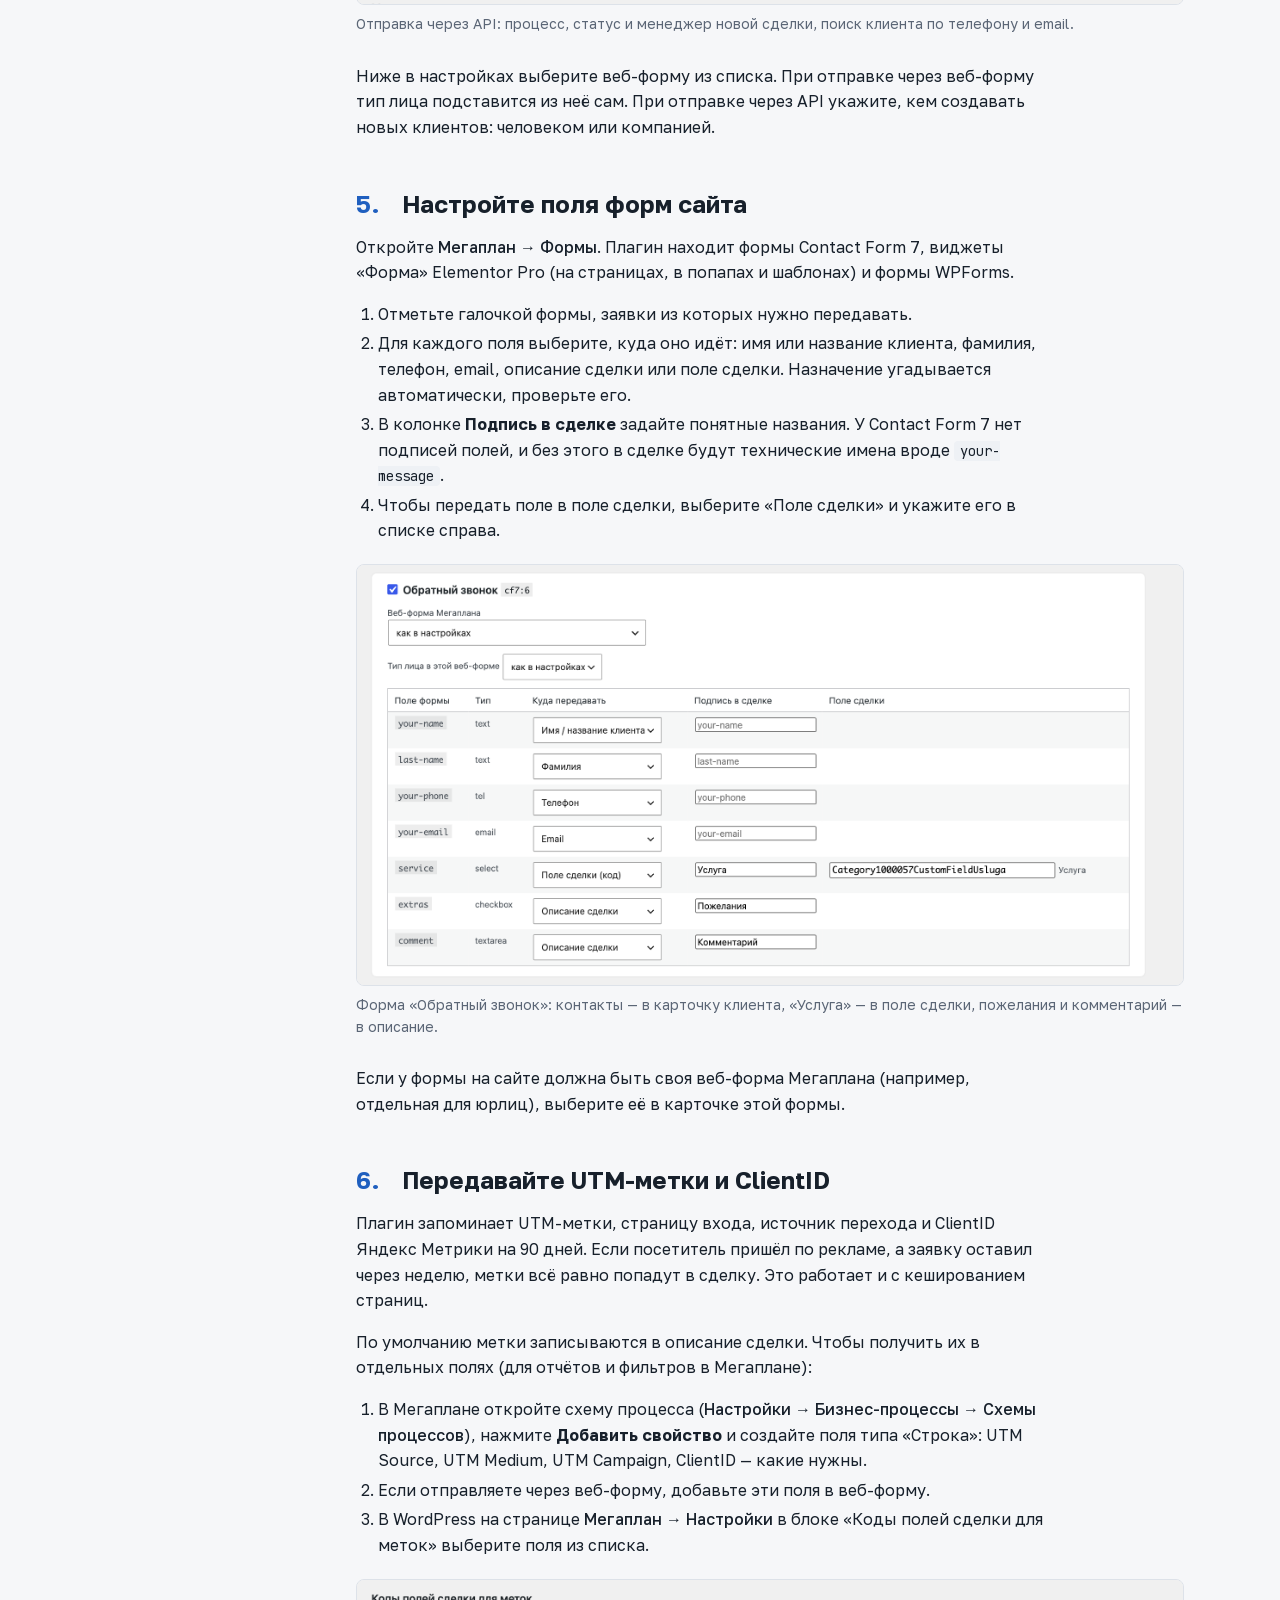
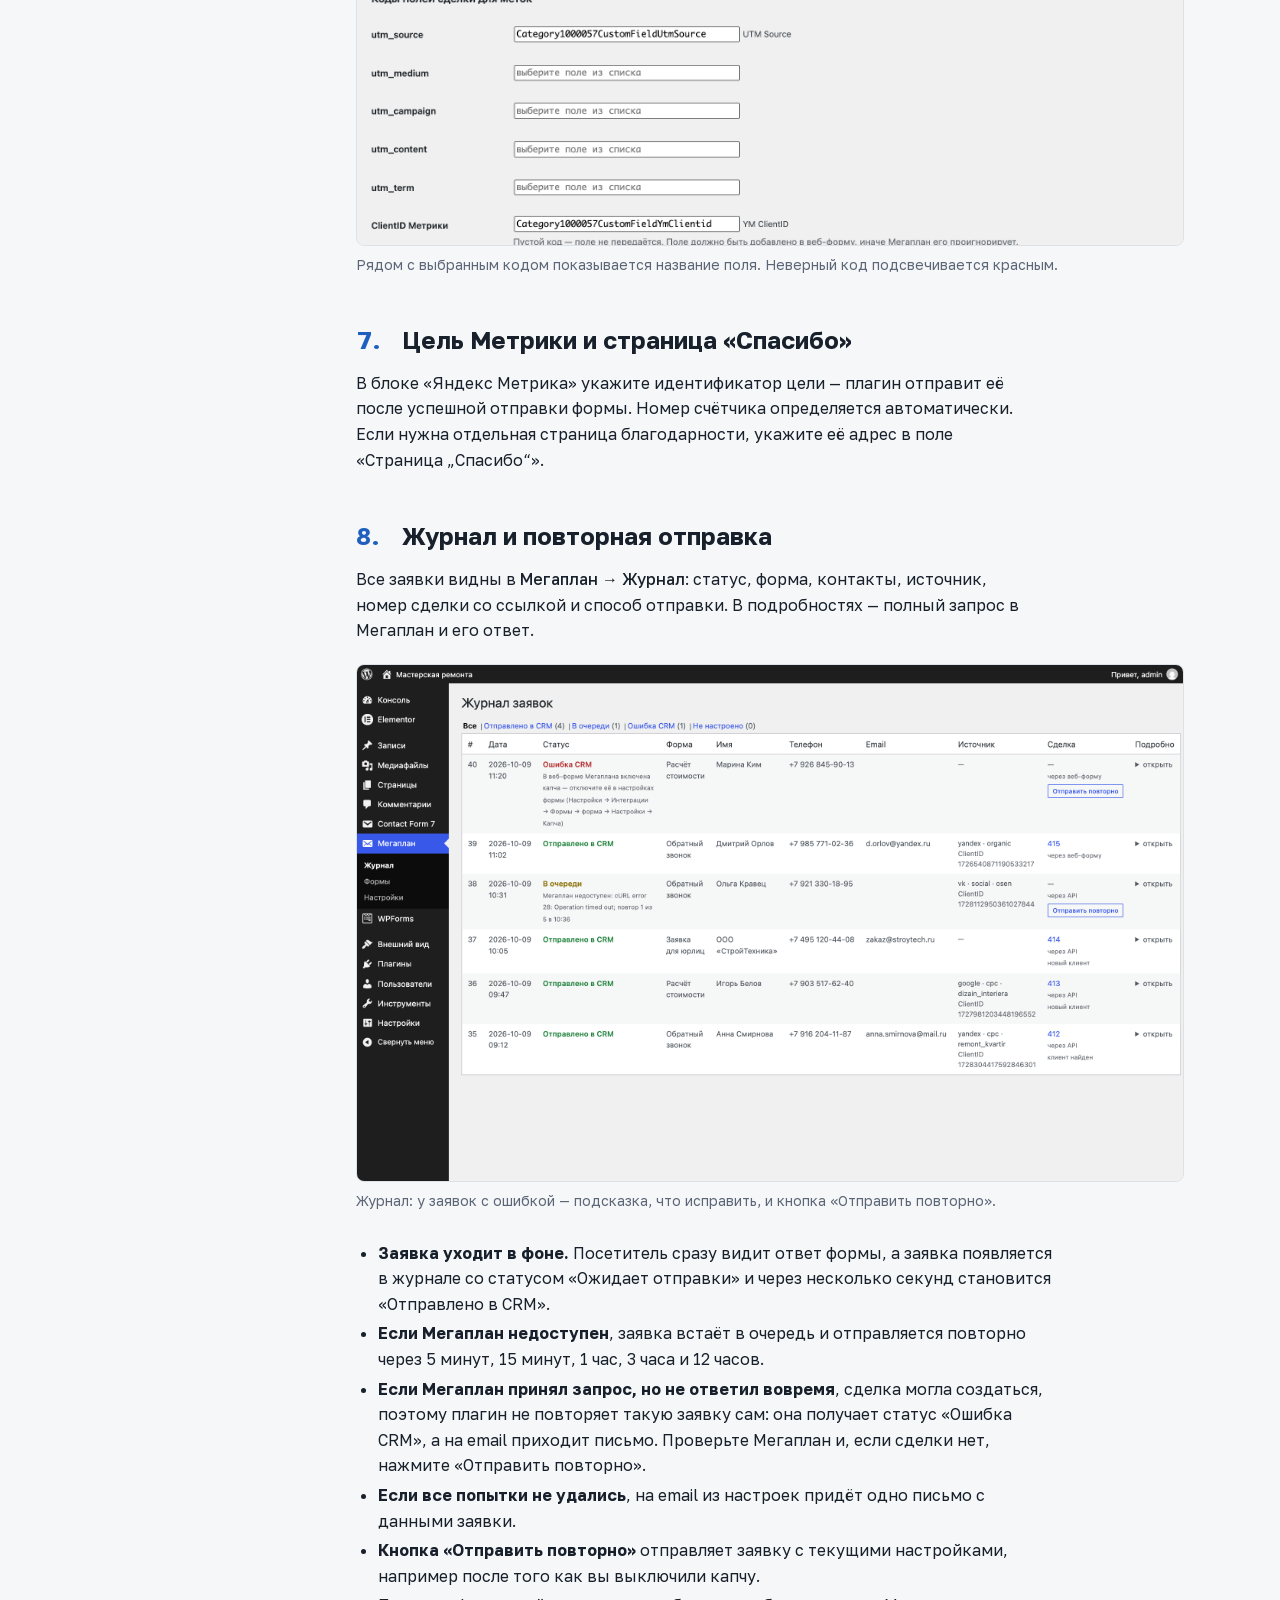
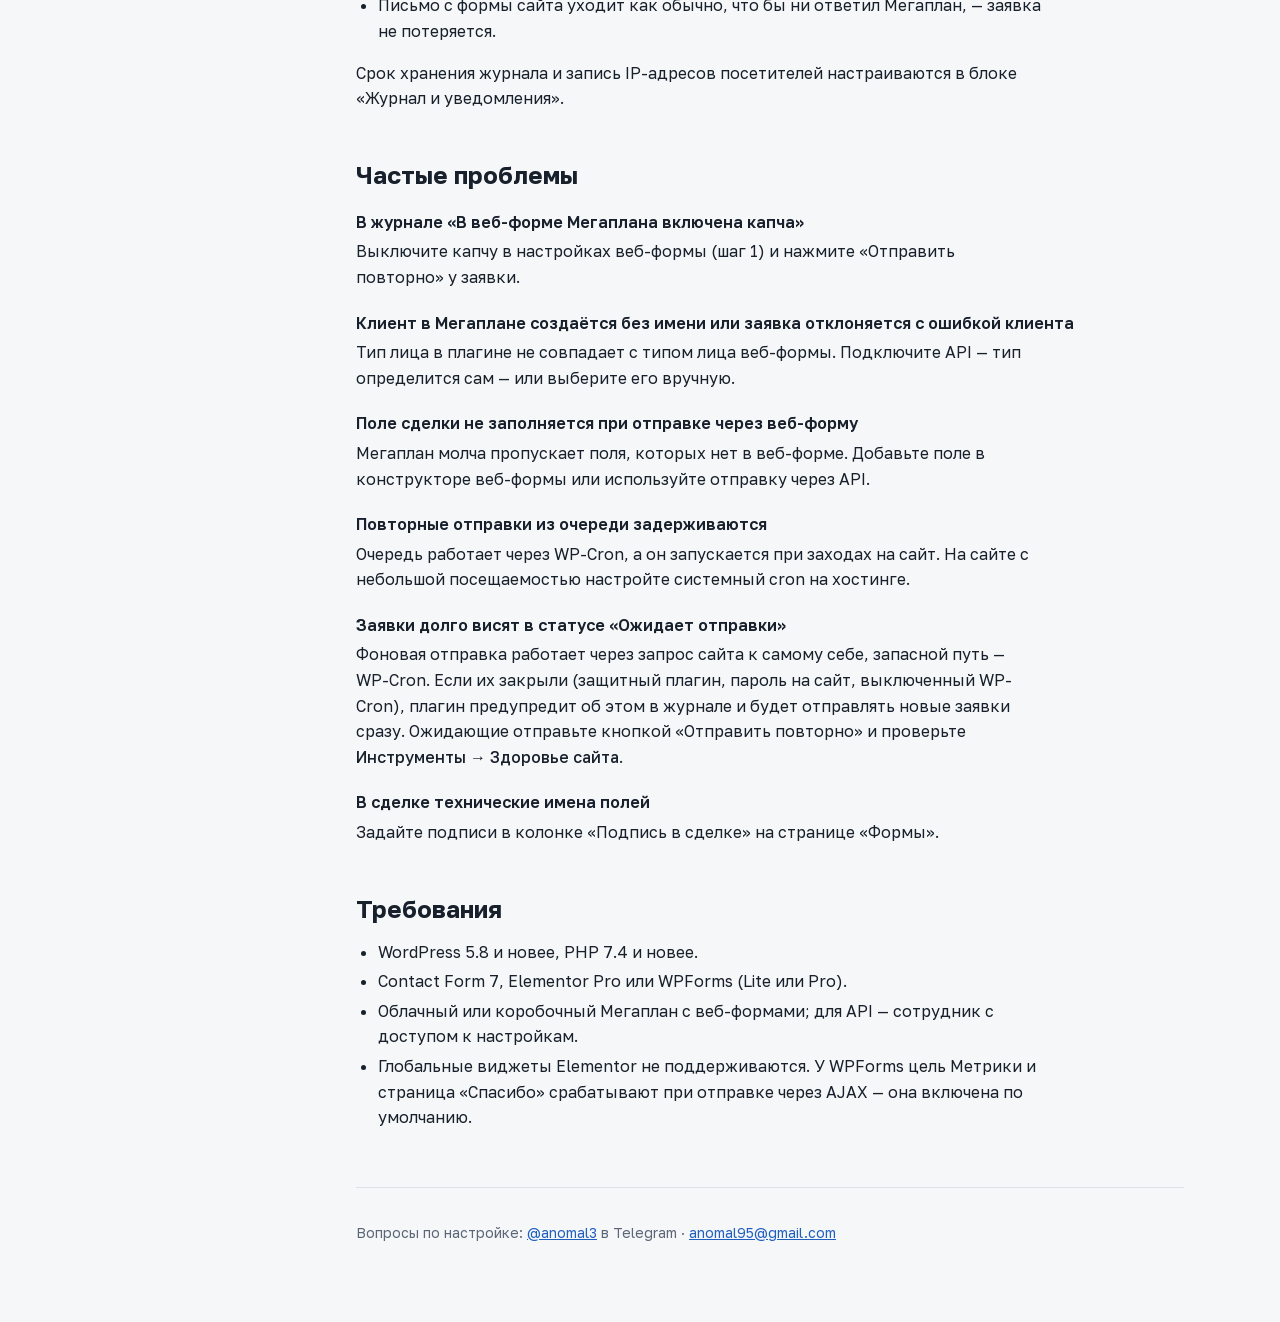
<file: instrukciya/index.html>
<!doctype html>
<html lang="ru">
<head>
<meta charset="utf-8">
<meta name="viewport" content="width=device-width, initial-scale=1, viewport-fit=cover">
<style>:root{color-scheme:light}body{margin:0}img{max-width:100%}[hidden]{display:none!important}</style>
<meta name="description" content="Как подключить Лидомост: веб-форма в Мегаплане, установка плагина, подключение API, поля форм, UTM-метки и ClientID, журнал и повторная отправка.">
<link rel="canonical" href="https://lidomost.ru/instrukciya/">
<link rel="icon" href="https://lidomost.ru/favicon.svg" type="image/svg+xml">
<link rel="icon" href="https://lidomost.ru/favicon.png" sizes="32x32">
<link rel="apple-touch-icon" href="https://lidomost.ru/apple-touch-icon.png">
<meta property="og:type" content="article">
<meta property="og:locale" content="ru_RU">
<meta property="og:site_name" content="Лидомост">
<meta property="og:url" content="https://lidomost.ru/instrukciya/">
<meta property="og:title" content="Настройка Лидомоста">
<meta property="og:description" content="Пошаговая инструкция: заявки из форм WordPress в Мегаплан за 10–15 минут.">
<meta property="og:image" content="https://lidomost.ru/og.png">
<meta name="twitter:card" content="summary_large_image">
<title>Настройка Лидомоста</title>
<link rel="stylesheet" href="../fonts/fonts.css">
<style>
  /* Документ-инструкция: узкая колонка текста, слева на широком экране — оглавление шагов */
  :root {
    --bg: #f6f7f9;
    --paper: #ffffff;
    --ink: #17202b;
    --muted: #5b6676;
    --line: #dde2e9;
    --accent: #1f5fbf;
    --accent-soft: #e8f0fc;
    --warn: #8a5300;
    --warn-soft: #fff4de;
    --ok: #1d7a43;
    --code-bg: #eef1f5;
    --font-body: "Golos Text", "Segoe UI", Roboto, Arial, sans-serif;
    --font-mono: "JetBrains Mono", ui-monospace, Menlo, Consolas, monospace;
  }
  @media (prefers-color-scheme: dark) {
    :root:not([data-theme="light"]) {
      --bg: #11161d; --paper: #18202a; --ink: #e6ebf2; --muted: #9aa6b6; --line: #2a3542;
      --accent: #7aa7ee; --accent-soft: #1b2a40; --warn: #f0b562; --warn-soft: #2b2312; --ok: #6fcf97; --code-bg: #222c38;
      color-scheme: dark;
    }
  }
  :root[data-theme="dark"] {
    --bg: #11161d; --paper: #18202a; --ink: #e6ebf2; --muted: #9aa6b6; --line: #2a3542;
    --accent: #7aa7ee; --accent-soft: #1b2a40; --warn: #f0b562; --warn-soft: #2b2312; --ok: #6fcf97; --code-bg: #222c38;
    color-scheme: dark;
  }

  * { box-sizing: border-box; }
  body { background: var(--bg); color: var(--ink); font: 16px/1.6 var(--font-body); }
  .wrap { max-width: 1120px; margin: 0 auto; padding-inline: 16px; padding-block: 32px 64px; display: grid; grid-template-columns: 220px minmax(0, 1fr); gap: 40px; }
  @media (max-width: 860px) { .wrap { grid-template-columns: minmax(0, 1fr); gap: 16px; } .toc { position: static !important; } }

  .toc { position: sticky; top: calc(env(safe-area-inset-top, 0px) + 24px); align-self: start; font-size: 14px; }
  .toc p { margin: 0 0 8px; font-weight: 600; color: var(--muted); letter-spacing: .04em; text-transform: uppercase; font-size: 12px; }
  .toc ol { margin: 0; padding-left: 20px; display: grid; gap: 6px; }
  .toc a { color: var(--ink); text-decoration: none; }
  .toc a:hover, .toc a:focus-visible { color: var(--accent); text-decoration: underline; }

  main { min-width: 0; }
  header { margin-bottom: 32px; }
  .eyebrow { font-size: 13px; color: var(--muted); margin: 0 0 6px; }
  h1 { font-size: clamp(28px, 4vw, 38px); line-height: 1.15; margin: 0 0 12px; font-weight: 700; text-wrap: balance; }
  .lead { font-size: 18px; color: var(--muted); max-width: 62ch; margin: 0; }
  h2 { font-size: 24px; line-height: 1.25; margin: 48px 0 12px; text-wrap: balance; scroll-margin-top: 24px; }
  h3 { font-size: 18px; margin: 28px 0 8px; }
  p, li { max-width: 68ch; }
  ul, ol { padding-left: 22px; }
  li + li { margin-top: 4px; }
  a { color: var(--accent); }
  code { font-family: var(--font-mono); font-size: .86em; background: var(--code-bg); padding: 1px 6px; border-radius: 4px; overflow-wrap: anywhere; }
  .path { font-weight: 500; }

  .step-num { display: inline-block; min-width: 1.9em; color: var(--accent); font-variant-numeric: tabular-nums; }

  .note, .warn { border-radius: 8px; padding: 12px 16px; margin: 16px 0; max-width: 72ch; }
  .note { background: var(--accent-soft); }
  .warn { background: var(--warn-soft); }
  .warn strong { color: var(--warn); }
  .note p, .warn p { margin: 0; }

  figure { margin: 20px 0 28px; }
  figure img { display: block; width: 100%; max-width: 100%; height: auto; border: 1px solid var(--line); border-radius: 8px; background: var(--paper); }
  figcaption { font-size: 14px; color: var(--muted); margin-top: 8px; }

  .table-wrap { overflow-x: auto; margin: 16px 0; border: 1px solid var(--line); border-radius: 8px; background: var(--paper); }
  table { border-collapse: collapse; width: 100%; min-width: 560px; font-size: 15px; }
  th, td { text-align: left; vertical-align: top; padding: 10px 14px; border-bottom: 1px solid var(--line); }
  th { font-weight: 600; background: var(--code-bg); }
  tr:last-child td { border-bottom: 0; }
  .yes { color: var(--ok); font-weight: 600; }

  dl.faq { margin: 0; }
  dl.faq dt { font-weight: 600; margin-top: 20px; }
  dl.faq dd { margin: 4px 0 0; max-width: 68ch; }

  footer { margin-top: 56px; padding-top: 20px; border-top: 1px solid var(--line); color: var(--muted); font-size: 14px; }
</style>
</head>
<body>

<div class="wrap">
  <nav class="toc" aria-label="Оглавление">
    <p>Шаги</p>
    <ol>
      <li><a href="#vebforma">Веб-форма в Мегаплане</a></li>
      <li><a href="#ustanovka">Установка плагина</a></li>
      <li><a href="#api">Подключение API</a></li>
      <li><a href="#sposob">Способ отправки</a></li>
      <li><a href="#formy">Поля форм сайта</a></li>
      <li><a href="#metki">UTM и ClientID</a></li>
      <li><a href="#metrika">Цель Метрики</a></li>
      <li><a href="#zhurnal">Журнал и повторы</a></li>
    </ol>
    <p style="margin-top:20px">Ещё</p>
    <ol style="list-style:none;padding-left:0">
      <li><a href="#problemy">Частые проблемы</a></li>
      <li><a href="#trebovaniya">Требования</a></li>
    </ol>
  </nav>

  <main>
    <header>
      <p class="eyebrow"><a href="../">Лидомост</a> · инструкция · версия 0.5</p>
      <h1>Лидомост: заявки с сайта в Мегаплан</h1>
      <p class="lead">Каждая заявка из Contact Form 7, Elementor Pro или WPForms становится сделкой в Мегаплане — с контактами клиента, полями формы, UTM-метками и ClientID Яндекс Метрики. Настройка занимает 10–15 минут.</p>
    </header>

    <figure>
      <img src="../screenshots/06-sdelka-v-megaplane.png" alt="Сделка в Мегаплане: клиент Анна Смирнова, описание с полями формы и метками, поля UTM Source, YM ClientID и Услуга заполнены" width="2160" height="1500">
      <figcaption>Так выглядит заявка с сайта в Мегаплане: клиент с телефоном и email, ответы из формы в описании, метки и услуга — в полях сделки.</figcaption>
    </figure>

    <h2 id="vebforma"><span class="step-num">1.</span>Создайте веб-форму в Мегаплане</h2>
    <p>Веб-форма — это адрес в Мегаплане, на который плагин отправляет заявки. Она нужна для простого способа отправки и как запасной путь, если вы выберете отправку через API.</p>
    <ol>
      <li>В Мегаплане откройте <span class="path">Настройки → Интеграции → Глобальные → Формы</span> и нажмите <b>Новая форма</b>.</li>
      <li>Выберите результат <b>Процесс</b>, тип лица (<b>Человек</b> для частных клиентов или <b>Компания</b>), тип контакта, схему процесса и этап.</li>
      <li>В конструкторе перетащите в форму поля, которые будете заполнять с сайта: имя или название, телефон, email, описание и нужные поля сделки.</li>
      <li>Откройте вкладку <b>Настройки</b> формы, <b>снимите галочку «Капча»</b> и сохраните.</li>
    </ol>
    <div class="warn"><p><strong>Капча должна быть выключена.</strong> Новая веб-форма создаётся с включённой капчей, и тогда Мегаплан отклоняет все заявки, отправленные с сервера. Плагин подскажет об этом в журнале, но лучше выключить сразу.</p></div>

    <h2 id="ustanovka"><span class="step-num">2.</span>Установите плагин</h2>
    <ol>
      <li>В WordPress откройте <span class="path">Плагины → Добавить новый → Загрузить плагин</span> и выберите архив <code>lidomost.zip</code>.</li>
      <li>Нажмите <b>Активировать</b>. В меню слева появится раздел <b>Мегаплан</b> с пунктами «Журнал», «Формы» и «Настройки».</li>
    </ol>

    <h2 id="api"><span class="step-num">3.</span>Подключите API Мегаплана</h2>
    <p>Шаг необязательный, но с ним настройка проще: веб-формы и поля сделки выбираются из списка, а плагин сам предупреждает о капче и отключённых формах.</p>
    <ol>
      <li>Откройте <span class="path">Мегаплан → Настройки</span> в WordPress.</li>
      <li>В блоке «Подключение к API Мегаплана» укажите адрес аккаунта (например, <code>company.megaplan.ru</code>), логин и пароль сотрудника, которому видны настройки веб-форм.</li>
      <li>Нажмите <b>Подключить</b>.</li>
    </ol>
    <div class="note"><p>Пароль не сохраняется: плагин один раз получает токен доступа и дальше обновляет его сам. Отключить доступ можно в любой момент ссылкой «Отключить». Заявки продолжат уходить через веб-форму.</p></div>
    <figure>
      <img src="../screenshots/02-podklyuchenie-api.png" alt="Блок подключения к API: аккаунт подключён, таблица веб-форм с процессом, типом лица и состоянием" width="1920" height="312">
      <figcaption>После подключения видны все веб-формы аккаунта и их состояние. Если в форме включена капча, здесь будет предупреждение.</figcaption>
    </figure>

    <h2 id="sposob"><span class="step-num">4.</span>Выберите способ отправки</h2>
    <p>В разделе <b>Отправка</b> на странице настроек выберите, как заявка попадёт в Мегаплан. Раздел появляется после подключения API.</p>
    <div class="table-wrap">
      <table>
        <thead><tr><th></th><th>Через веб-форму</th><th>Через API</th></tr></thead>
        <tbody>
          <tr><td>Повторное обращение клиента</td><td>Каждая заявка — новый клиент</td><td><span class="yes">Клиент ищется по телефону и email</span>, сделка привязывается к нему</td></tr>
          <tr><td>Процесс, статус, менеджер</td><td>Как в настройках веб-формы</td><td>Выбираются в плагине</td></tr>
          <tr><td>Поля сделки</td><td>Только добавленные в веб-форму</td><td>Любые поля процесса</td></tr>
          <tr><td>Нужен API</td><td>Нет</td><td>Да</td></tr>
          <tr><td>Если Мегаплан недоступен</td><td>Очередь повторов</td><td>Отправка через веб-форму, затем очередь повторов</td></tr>
        </tbody>
      </table>
    </div>
    <p>Телефон сравнивается по цифрам, поэтому <code>8 (912) 555-44-01</code> и <code>+79125554401</code> — один и тот же клиент. Карточку найденного клиента плагин не меняет, а что посетитель указал в форме, записывает первой строкой описания сделки.</p>
    <figure>
      <img src="../screenshots/03-otpravka-cherez-api.png" alt="Раздел «Отправка»: выбран способ «Через API», процесс, статус новой сделки, менеджер и поиск повторных обращений" width="1920" height="831">
      <figcaption>Отправка через API: процесс, статус и менеджер новой сделки, поиск клиента по телефону и email.</figcaption>
    </figure>
    <p>Ниже в настройках выберите веб-форму из списка. При отправке через веб-форму тип лица подставится из неё сам. При отправке через API укажите, кем создавать новых клиентов: человеком или компанией.</p>

    <h2 id="formy"><span class="step-num">5.</span>Настройте поля форм сайта</h2>
    <p>Откройте <span class="path">Мегаплан → Формы</span>. Плагин находит формы Contact Form 7, виджеты «Форма» Elementor Pro (на страницах, в попапах и шаблонах) и формы WPForms.</p>
    <ol>
      <li>Отметьте галочкой формы, заявки из которых нужно передавать.</li>
      <li>Для каждого поля выберите, куда оно идёт: имя или название клиента, фамилия, телефон, email, описание сделки или поле сделки. Назначение угадывается автоматически, проверьте его.</li>
      <li>В колонке <b>Подпись в сделке</b> задайте понятные названия. У Contact Form 7 нет подписей полей, и без этого в сделке будут технические имена вроде <code>your-message</code>.</li>
      <li>Чтобы передать поле в поле сделки, выберите «Поле сделки» и укажите его в списке справа.</li>
    </ol>
    <figure>
      <img src="../screenshots/05-polya-formy.png" alt="Настройка формы «Обратный звонок»: поля имени, фамилии, телефона и email идут в карточку клиента, услуга — в поле сделки, остальное — в описание" width="1920" height="977">
      <figcaption>Форма «Обратный звонок»: контакты — в карточку клиента, «Услуга» — в поле сделки, пожелания и комментарий — в описание.</figcaption>
    </figure>
    <p>Если у формы на сайте должна быть своя веб-форма Мегаплана (например, отдельная для юрлиц), выберите её в карточке этой формы.</p>

    <h2 id="metki"><span class="step-num">6.</span>Передавайте UTM-метки и ClientID</h2>
    <p>Плагин запоминает UTM-метки, страницу входа, источник перехода и ClientID Яндекс Метрики на 90 дней. Если посетитель пришёл по рекламе, а заявку оставил через неделю, метки всё равно попадут в сделку. Это работает и с кешированием страниц.</p>
    <p>По умолчанию метки записываются в описание сделки. Чтобы получить их в отдельных полях (для отчётов и фильтров в Мегаплане):</p>
    <ol>
      <li>В Мегаплане откройте схему процесса (<span class="path">Настройки → Бизнес-процессы → Схемы процессов</span>), нажмите <b>Добавить свойство</b> и создайте поля типа «Строка»: UTM Source, UTM Medium, UTM Campaign, ClientID — какие нужны.</li>
      <li>Если отправляете через веб-форму, добавьте эти поля в веб-форму.</li>
      <li>В WordPress на странице <span class="path">Мегаплан → Настройки</span> в блоке «Коды полей сделки для меток» выберите поля из списка.</li>
    </ol>
    <figure>
      <img src="../screenshots/04-kody-poley.png" alt="Коды полей сделки для меток: utm_source и ClientID Метрики выбраны, рядом показаны названия полей" width="1920" height="618">
      <figcaption>Рядом с выбранным кодом показывается название поля. Неверный код подсвечивается красным.</figcaption>
    </figure>

    <h2 id="metrika"><span class="step-num">7.</span>Цель Метрики и страница «Спасибо»</h2>
    <p>В блоке «Яндекс Метрика» укажите идентификатор цели — плагин отправит её после успешной отправки формы. Номер счётчика определяется автоматически. Если нужна отдельная страница благодарности, укажите её адрес в поле «Страница „Спасибо“».</p>

    <h2 id="zhurnal"><span class="step-num">8.</span>Журнал и повторная отправка</h2>
    <p>Все заявки видны в <span class="path">Мегаплан → Журнал</span>: статус, форма, контакты, источник, номер сделки со ссылкой и способ отправки. В подробностях — полный запрос в Мегаплан и его ответ.</p>
    <figure>
      <img src="../screenshots/01-zhurnal.png" alt="Журнал заявок: отправленные заявки со ссылками на сделки, заявка в очереди и заявка с ошибкой и подсказкой" width="2160" height="1350">
      <figcaption>Журнал: у заявок с ошибкой — подсказка, что исправить, и кнопка «Отправить повторно».</figcaption>
    </figure>
    <ul>
      <li><b>Заявка уходит в фоне.</b> Посетитель сразу видит ответ формы, а заявка появляется в журнале со статусом «Ожидает отправки» и через несколько секунд становится «Отправлено в CRM».</li>
      <li><b>Если Мегаплан недоступен</b>, заявка встаёт в очередь и отправляется повторно через 5 минут, 15 минут, 1 час, 3 часа и 12 часов.</li>
      <li><b>Если Мегаплан принял запрос, но не ответил вовремя</b>, сделка могла создаться, поэтому плагин не повторяет такую заявку сам: она получает статус «Ошибка CRM», а на email приходит письмо. Проверьте Мегаплан и, если сделки нет, нажмите «Отправить повторно».</li>
      <li><b>Если все попытки не удались</b>, на email из настроек придёт одно письмо с данными заявки.</li>
      <li><b>Кнопка «Отправить повторно»</b> отправляет заявку с текущими настройками, например после того как вы выключили капчу.</li>
      <li>Письмо с формы сайта уходит как обычно, что бы ни ответил Мегаплан, — заявка не потеряется.</li>
    </ul>
    <p>Срок хранения журнала и запись IP-адресов посетителей настраиваются в блоке «Журнал и уведомления».</p>

    <h2 id="problemy">Частые проблемы</h2>
    <dl class="faq">
      <dt>В журнале «В веб-форме Мегаплана включена капча»</dt>
      <dd>Выключите капчу в настройках веб-формы (шаг 1) и нажмите «Отправить повторно» у заявки.</dd>
      <dt>Клиент в Мегаплане создаётся без имени или заявка отклоняется с ошибкой клиента</dt>
      <dd>Тип лица в плагине не совпадает с типом лица веб-формы. Подключите API — тип определится сам — или выберите его вручную.</dd>
      <dt>Поле сделки не заполняется при отправке через веб-форму</dt>
      <dd>Мегаплан молча пропускает поля, которых нет в веб-форме. Добавьте поле в конструкторе веб-формы или используйте отправку через API.</dd>
      <dt>Повторные отправки из очереди задерживаются</dt>
      <dd>Очередь работает через WP-Cron, а он запускается при заходах на сайт. На сайте с небольшой посещаемостью настройте системный cron на хостинге.</dd>
      <dt>Заявки долго висят в статусе «Ожидает отправки»</dt>
      <dd>Фоновая отправка работает через запрос сайта к самому себе, запасной путь — WP-Cron. Если их закрыли (защитный плагин, пароль на сайт, выключенный WP-Cron), плагин предупредит об этом в журнале и будет отправлять новые заявки сразу. Ожидающие отправьте кнопкой «Отправить повторно» и проверьте <span class="path">Инструменты → Здоровье сайта</span>.</dd>
      <dt>В сделке технические имена полей</dt>
      <dd>Задайте подписи в колонке «Подпись в сделке» на странице «Формы».</dd>
    </dl>

    <h2 id="trebovaniya">Требования</h2>
    <ul>
      <li>WordPress 5.8 и новее, PHP 7.4 и новее.</li>
      <li>Contact Form 7, Elementor Pro или WPForms (Lite или Pro).</li>
      <li>Облачный или коробочный Мегаплан с веб-формами; для API — сотрудник с доступом к настройкам.</li>
      <li>Глобальные виджеты Elementor не поддерживаются. У WPForms цель Метрики и страница «Спасибо» срабатывают при отправке через AJAX — она включена по умолчанию.</li>
    </ul>

    <footer>
      <p>Вопросы по настройке: <a href="https://t.me/anomal3">@anomal3</a> в Telegram · <a href="mailto:anomal95@gmail.com">anomal95@gmail.com</a></p>
    </footer>
  </main>
</div>
</body>
</html>
</file>
<file: fonts/fonts.css>
@font-face {
  font-family: 'Golos Text';
  font-style: normal;
  font-weight: 400;
  font-display: swap;
  src: url(GolosText-400-b06cf9.woff2) format('woff2');
  unicode-range: U+0460-052F, U+1C80-1C8A, U+20B4, U+2DE0-2DFF, U+A640-A69F, U+FE2E-FE2F;
}
@font-face {
  font-family: 'Golos Text';
  font-style: normal;
  font-weight: 400;
  font-display: swap;
  src: url(GolosText-400-721d01.woff2) format('woff2');
  unicode-range: U+0301, U+0400-045F, U+0490-0491, U+04B0-04B1, U+2116;
}
@font-face {
  font-family: 'Golos Text';
  font-style: normal;
  font-weight: 400;
  font-display: swap;
  src: url(GolosText-400-52fc06.woff2) format('woff2');
  unicode-range: U+0100-02BA, U+02BD-02C5, U+02C7-02CC, U+02CE-02D7, U+02DD-02FF, U+0304, U+0308, U+0329, U+1D00-1DBF, U+1E00-1E9F, U+1EF2-1EFF, U+2020, U+20A0-20AB, U+20AD-20C4, U+2113, U+2C60-2C7F, U+A720-A7FF;
}
@font-face {
  font-family: 'Golos Text';
  font-style: normal;
  font-weight: 400;
  font-display: swap;
  src: url(GolosText-400-65c68b.woff2) format('woff2');
  unicode-range: U+0000-00FF, U+0131, U+0152-0153, U+02BB-02BC, U+02C6, U+02DA, U+02DC, U+0304, U+0308, U+0329, U+2000-206F, U+20AC, U+2122, U+2191, U+2193, U+2212, U+2215, U+FEFF, U+FFFD;
}
@font-face {
  font-family: 'Golos Text';
  font-style: normal;
  font-weight: 500;
  font-display: swap;
  src: url(GolosText-500-b06cf9.woff2) format('woff2');
  unicode-range: U+0460-052F, U+1C80-1C8A, U+20B4, U+2DE0-2DFF, U+A640-A69F, U+FE2E-FE2F;
}
@font-face {
  font-family: 'Golos Text';
  font-style: normal;
  font-weight: 500;
  font-display: swap;
  src: url(GolosText-500-721d01.woff2) format('woff2');
  unicode-range: U+0301, U+0400-045F, U+0490-0491, U+04B0-04B1, U+2116;
}
@font-face {
  font-family: 'Golos Text';
  font-style: normal;
  font-weight: 500;
  font-display: swap;
  src: url(GolosText-500-52fc06.woff2) format('woff2');
  unicode-range: U+0100-02BA, U+02BD-02C5, U+02C7-02CC, U+02CE-02D7, U+02DD-02FF, U+0304, U+0308, U+0329, U+1D00-1DBF, U+1E00-1E9F, U+1EF2-1EFF, U+2020, U+20A0-20AB, U+20AD-20C4, U+2113, U+2C60-2C7F, U+A720-A7FF;
}
@font-face {
  font-family: 'Golos Text';
  font-style: normal;
  font-weight: 500;
  font-display: swap;
  src: url(GolosText-500-65c68b.woff2) format('woff2');
  unicode-range: U+0000-00FF, U+0131, U+0152-0153, U+02BB-02BC, U+02C6, U+02DA, U+02DC, U+0304, U+0308, U+0329, U+2000-206F, U+20AC, U+2122, U+2191, U+2193, U+2212, U+2215, U+FEFF, U+FFFD;
}
@font-face {
  font-family: 'Golos Text';
  font-style: normal;
  font-weight: 600;
  font-display: swap;
  src: url(GolosText-600-b06cf9.woff2) format('woff2');
  unicode-range: U+0460-052F, U+1C80-1C8A, U+20B4, U+2DE0-2DFF, U+A640-A69F, U+FE2E-FE2F;
}
@font-face {
  font-family: 'Golos Text';
  font-style: normal;
  font-weight: 600;
  font-display: swap;
  src: url(GolosText-600-721d01.woff2) format('woff2');
  unicode-range: U+0301, U+0400-045F, U+0490-0491, U+04B0-04B1, U+2116;
}
@font-face {
  font-family: 'Golos Text';
  font-style: normal;
  font-weight: 600;
  font-display: swap;
  src: url(GolosText-600-52fc06.woff2) format('woff2');
  unicode-range: U+0100-02BA, U+02BD-02C5, U+02C7-02CC, U+02CE-02D7, U+02DD-02FF, U+0304, U+0308, U+0329, U+1D00-1DBF, U+1E00-1E9F, U+1EF2-1EFF, U+2020, U+20A0-20AB, U+20AD-20C4, U+2113, U+2C60-2C7F, U+A720-A7FF;
}
@font-face {
  font-family: 'Golos Text';
  font-style: normal;
  font-weight: 600;
  font-display: swap;
  src: url(GolosText-600-65c68b.woff2) format('woff2');
  unicode-range: U+0000-00FF, U+0131, U+0152-0153, U+02BB-02BC, U+02C6, U+02DA, U+02DC, U+0304, U+0308, U+0329, U+2000-206F, U+20AC, U+2122, U+2191, U+2193, U+2212, U+2215, U+FEFF, U+FFFD;
}
@font-face {
  font-family: 'Golos Text';
  font-style: normal;
  font-weight: 700;
  font-display: swap;
  src: url(GolosText-700-b06cf9.woff2) format('woff2');
  unicode-range: U+0460-052F, U+1C80-1C8A, U+20B4, U+2DE0-2DFF, U+A640-A69F, U+FE2E-FE2F;
}
@font-face {
  font-family: 'Golos Text';
  font-style: normal;
  font-weight: 700;
  font-display: swap;
  src: url(GolosText-700-721d01.woff2) format('woff2');
  unicode-range: U+0301, U+0400-045F, U+0490-0491, U+04B0-04B1, U+2116;
}
@font-face {
  font-family: 'Golos Text';
  font-style: normal;
  font-weight: 700;
  font-display: swap;
  src: url(GolosText-700-52fc06.woff2) format('woff2');
  unicode-range: U+0100-02BA, U+02BD-02C5, U+02C7-02CC, U+02CE-02D7, U+02DD-02FF, U+0304, U+0308, U+0329, U+1D00-1DBF, U+1E00-1E9F, U+1EF2-1EFF, U+2020, U+20A0-20AB, U+20AD-20C4, U+2113, U+2C60-2C7F, U+A720-A7FF;
}
@font-face {
  font-family: 'Golos Text';
  font-style: normal;
  font-weight: 700;
  font-display: swap;
  src: url(GolosText-700-65c68b.woff2) format('woff2');
  unicode-range: U+0000-00FF, U+0131, U+0152-0153, U+02BB-02BC, U+02C6, U+02DA, U+02DC, U+0304, U+0308, U+0329, U+2000-206F, U+20AC, U+2122, U+2191, U+2193, U+2212, U+2215, U+FEFF, U+FFFD;
}
@font-face {
  font-family: 'JetBrains Mono';
  font-style: normal;
  font-weight: 400;
  font-display: swap;
  src: url(JetBrainsMono-400-982bf4.woff2) format('woff2');
  unicode-range: U+0460-052F, U+1C80-1C8A, U+20B4, U+2DE0-2DFF, U+A640-A69F, U+FE2E-FE2F;
}
@font-face {
  font-family: 'JetBrains Mono';
  font-style: normal;
  font-weight: 400;
  font-display: swap;
  src: url(JetBrainsMono-400-ffa6bb.woff2) format('woff2');
  unicode-range: U+0301, U+0400-045F, U+0490-0491, U+04B0-04B1, U+2116;
}
@font-face {
  font-family: 'JetBrains Mono';
  font-style: normal;
  font-weight: 400;
  font-display: swap;
  src: url(JetBrainsMono-400-76306e.woff2) format('woff2');
  unicode-range: U+0100-02BA, U+02BD-02C5, U+02C7-02CC, U+02CE-02D7, U+02DD-02FF, U+0304, U+0308, U+0329, U+1D00-1DBF, U+1E00-1E9F, U+1EF2-1EFF, U+2020, U+20A0-20AB, U+20AD-20C4, U+2113, U+2C60-2C7F, U+A720-A7FF;
}
@font-face {
  font-family: 'JetBrains Mono';
  font-style: normal;
  font-weight: 400;
  font-display: swap;
  src: url(JetBrainsMono-400-1cd702.woff2) format('woff2');
  unicode-range: U+0000-00FF, U+0131, U+0152-0153, U+02BB-02BC, U+02C6, U+02DA, U+02DC, U+0304, U+0308, U+0329, U+2000-206F, U+20AC, U+2122, U+2191, U+2193, U+2212, U+2215, U+FEFF, U+FFFD;
}
@font-face {
  font-family: 'JetBrains Mono';
  font-style: normal;
  font-weight: 500;
  font-display: swap;
  src: url(JetBrainsMono-500-982bf4.woff2) format('woff2');
  unicode-range: U+0460-052F, U+1C80-1C8A, U+20B4, U+2DE0-2DFF, U+A640-A69F, U+FE2E-FE2F;
}
@font-face {
  font-family: 'JetBrains Mono';
  font-style: normal;
  font-weight: 500;
  font-display: swap;
  src: url(JetBrainsMono-500-ffa6bb.woff2) format('woff2');
  unicode-range: U+0301, U+0400-045F, U+0490-0491, U+04B0-04B1, U+2116;
}
@font-face {
  font-family: 'JetBrains Mono';
  font-style: normal;
  font-weight: 500;
  font-display: swap;
  src: url(JetBrainsMono-500-76306e.woff2) format('woff2');
  unicode-range: U+0100-02BA, U+02BD-02C5, U+02C7-02CC, U+02CE-02D7, U+02DD-02FF, U+0304, U+0308, U+0329, U+1D00-1DBF, U+1E00-1E9F, U+1EF2-1EFF, U+2020, U+20A0-20AB, U+20AD-20C4, U+2113, U+2C60-2C7F, U+A720-A7FF;
}
@font-face {
  font-family: 'JetBrains Mono';
  font-style: normal;
  font-weight: 500;
  font-display: swap;
  src: url(JetBrainsMono-500-1cd702.woff2) format('woff2');
  unicode-range: U+0000-00FF, U+0131, U+0152-0153, U+02BB-02BC, U+02C6, U+02DA, U+02DC, U+0304, U+0308, U+0329, U+2000-206F, U+20AC, U+2122, U+2191, U+2193, U+2212, U+2215, U+FEFF, U+FFFD;
}
@font-face {
  font-family: 'Unbounded';
  font-style: normal;
  font-weight: 500;
  font-display: swap;
  src: url(Unbounded-500-497409.woff2) format('woff2');
  unicode-range: U+0460-052F, U+1C80-1C8A, U+20B4, U+2DE0-2DFF, U+A640-A69F, U+FE2E-FE2F;
}
@font-face {
  font-family: 'Unbounded';
  font-style: normal;
  font-weight: 500;
  font-display: swap;
  src: url(Unbounded-500-cb504d.woff2) format('woff2');
  unicode-range: U+0301, U+0400-045F, U+0490-0491, U+04B0-04B1, U+2116;
}
@font-face {
  font-family: 'Unbounded';
  font-style: normal;
  font-weight: 500;
  font-display: swap;
  src: url(Unbounded-500-936fcc.woff2) format('woff2');
  unicode-range: U+0100-02BA, U+02BD-02C5, U+02C7-02CC, U+02CE-02D7, U+02DD-02FF, U+0304, U+0308, U+0329, U+1D00-1DBF, U+1E00-1E9F, U+1EF2-1EFF, U+2020, U+20A0-20AB, U+20AD-20C4, U+2113, U+2C60-2C7F, U+A720-A7FF;
}
@font-face {
  font-family: 'Unbounded';
  font-style: normal;
  font-weight: 500;
  font-display: swap;
  src: url(Unbounded-500-37e641.woff2) format('woff2');
  unicode-range: U+0000-00FF, U+0131, U+0152-0153, U+02BB-02BC, U+02C6, U+02DA, U+02DC, U+0304, U+0308, U+0329, U+2000-206F, U+20AC, U+2122, U+2191, U+2193, U+2212, U+2215, U+FEFF, U+FFFD;
}
@font-face {
  font-family: 'Unbounded';
  font-style: normal;
  font-weight: 600;
  font-display: swap;
  src: url(Unbounded-600-497409.woff2) format('woff2');
  unicode-range: U+0460-052F, U+1C80-1C8A, U+20B4, U+2DE0-2DFF, U+A640-A69F, U+FE2E-FE2F;
}
@font-face {
  font-family: 'Unbounded';
  font-style: normal;
  font-weight: 600;
  font-display: swap;
  src: url(Unbounded-600-cb504d.woff2) format('woff2');
  unicode-range: U+0301, U+0400-045F, U+0490-0491, U+04B0-04B1, U+2116;
}
@font-face {
  font-family: 'Unbounded';
  font-style: normal;
  font-weight: 600;
  font-display: swap;
  src: url(Unbounded-600-936fcc.woff2) format('woff2');
  unicode-range: U+0100-02BA, U+02BD-02C5, U+02C7-02CC, U+02CE-02D7, U+02DD-02FF, U+0304, U+0308, U+0329, U+1D00-1DBF, U+1E00-1E9F, U+1EF2-1EFF, U+2020, U+20A0-20AB, U+20AD-20C4, U+2113, U+2C60-2C7F, U+A720-A7FF;
}
@font-face {
  font-family: 'Unbounded';
  font-style: normal;
  font-weight: 600;
  font-display: swap;
  src: url(Unbounded-600-37e641.woff2) format('woff2');
  unicode-range: U+0000-00FF, U+0131, U+0152-0153, U+02BB-02BC, U+02C6, U+02DA, U+02DC, U+0304, U+0308, U+0329, U+2000-206F, U+20AC, U+2122, U+2191, U+2193, U+2212, U+2215, U+FEFF, U+FFFD;
}
@font-face {
  font-family: 'Unbounded';
  font-style: normal;
  font-weight: 700;
  font-display: swap;
  src: url(Unbounded-700-497409.woff2) format('woff2');
  unicode-range: U+0460-052F, U+1C80-1C8A, U+20B4, U+2DE0-2DFF, U+A640-A69F, U+FE2E-FE2F;
}
@font-face {
  font-family: 'Unbounded';
  font-style: normal;
  font-weight: 700;
  font-display: swap;
  src: url(Unbounded-700-cb504d.woff2) format('woff2');
  unicode-range: U+0301, U+0400-045F, U+0490-0491, U+04B0-04B1, U+2116;
}
@font-face {
  font-family: 'Unbounded';
  font-style: normal;
  font-weight: 700;
  font-display: swap;
  src: url(Unbounded-700-936fcc.woff2) format('woff2');
  unicode-range: U+0100-02BA, U+02BD-02C5, U+02C7-02CC, U+02CE-02D7, U+02DD-02FF, U+0304, U+0308, U+0329, U+1D00-1DBF, U+1E00-1E9F, U+1EF2-1EFF, U+2020, U+20A0-20AB, U+20AD-20C4, U+2113, U+2C60-2C7F, U+A720-A7FF;
}
@font-face {
  font-family: 'Unbounded';
  font-style: normal;
  font-weight: 700;
  font-display: swap;
  src: url(Unbounded-700-37e641.woff2) format('woff2');
  unicode-range: U+0000-00FF, U+0131, U+0152-0153, U+02BB-02BC, U+02C6, U+02DA, U+02DC, U+0304, U+0308, U+0329, U+2000-206F, U+20AC, U+2122, U+2191, U+2193, U+2212, U+2215, U+FEFF, U+FFFD;
}
</file>
